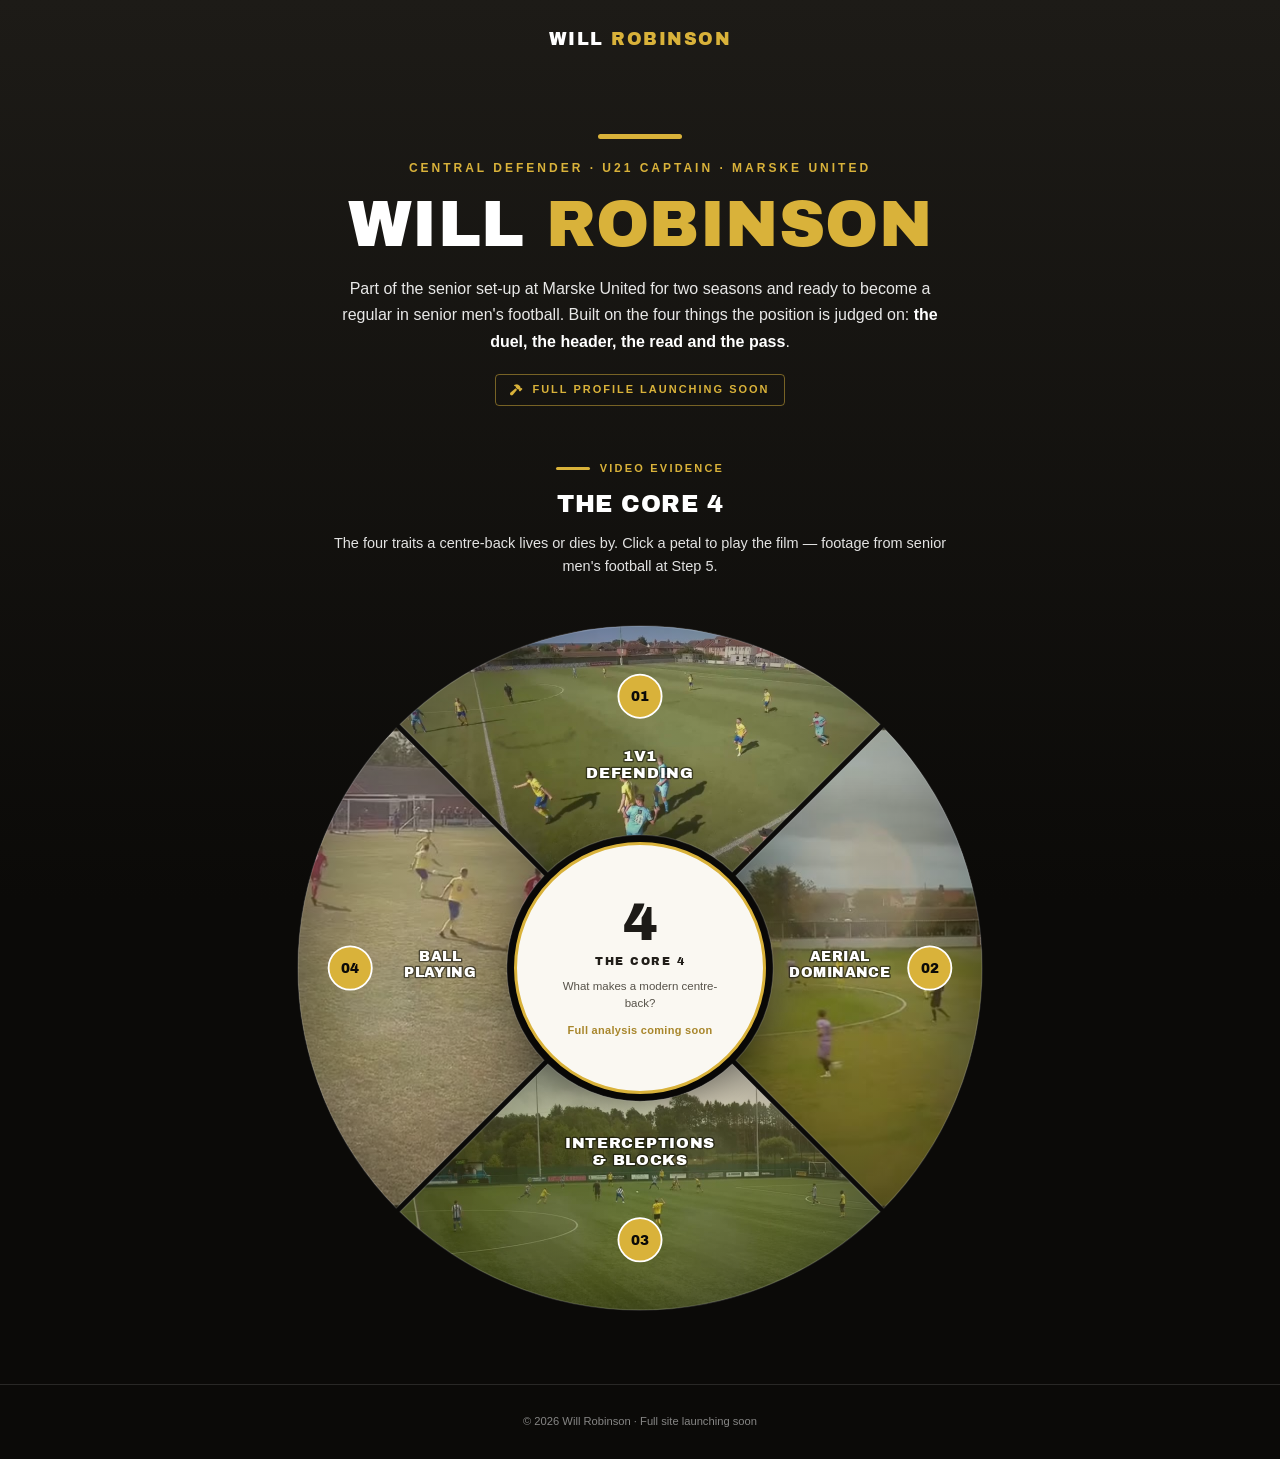
<file: index.html>
<!DOCTYPE html>
<html lang="en">
<head>
  <meta charset="UTF-8">
  <meta name="viewport" content="width=device-width, initial-scale=1.0">
  <meta name="referrer" content="strict-origin-when-cross-origin">
  <title>Will Robinson — Centre Back | The Core 4</title>
  <meta name="description" content="Will Robinson, centre back. Part of the Marske United senior set-up for two seasons and ready to become a regular in senior men's football. Watch the Core 4: match footage of the four traits a modern centre-back is judged on.">
  <link rel="preconnect" href="https://fonts.googleapis.com">
  <link rel="preconnect" href="https://fonts.gstatic.com" crossorigin>
  <link href="https://fonts.googleapis.com/css2?family=Archivo+Black&display=swap" rel="stylesheet">
  <link rel="stylesheet" href="https://cdnjs.cloudflare.com/ajax/libs/font-awesome/6.5.1/css/all.min.css">
  <link rel="stylesheet" href="styles.css">
  <style>
    /* ═══ HOME — page-specific ═══ */
    .page { max-width: 1180px; margin: 0 auto; padding: 48px 40px 0; }

    /* HERO — photo LEFT, text right (deliberately mirrored vs the usual) */
    .hero { margin-bottom: 52px; display: grid; grid-template-columns: 1fr 1.45fr; gap: 44px; align-items: center; }
    .hero-photo {
      aspect-ratio: 3/4; border-radius: 16px; overflow: hidden;
      background: var(--card); border: 1px solid var(--border-lt);
      box-shadow: 0 8px 24px rgba(0,0,0,0.28); max-height: 380px;
      justify-self: start; width: 100%; max-width: 300px;
    }
    .hero-eyebrow {
      display: inline-flex; align-items: center; gap: 12px;
      font-size: 11px; font-weight: 700; letter-spacing: 2.4px;
      color: var(--gold); text-transform: uppercase; margin-bottom: 16px;
    }
    .hero-eyebrow::before { content: ''; width: 40px; height: 3px; background: var(--gold); border-radius: 2px; }
    .hero h1 {
      font-family: var(--font-display);
      font-size: clamp(34px, 5.2vw, 52px); font-weight: 400;
      line-height: 1.04; color: #fff; text-transform: uppercase;
      letter-spacing: 0.5px; margin-bottom: 16px;
    }
    .hero h1 span { color: var(--gold); }
    .hero-sub { font-size: 16px; color: rgba(255,255,255,0.9); line-height: 1.68; margin-bottom: 26px; max-width: 540px; }
    .hero-sub strong { color: #fff; font-weight: 700; }
    .hero-stats {
      display: flex; gap: 10px; flex-wrap: wrap;
    }
    .hero-stat {
      background: rgba(255,255,255,0.07);
      border: 1px solid rgba(255,255,255,0.18);
      border-radius: 10px; padding: 12px 20px; text-align: center;
      backdrop-filter: blur(6px);
    }
    .hero-stat strong { display: block; font-family: var(--font-display); font-size: 1.35rem; font-weight: 400; color: #fff; }
    .hero-stat small { font-size: 0.56rem; color: rgba(255,255,255,0.65); text-transform: uppercase; letter-spacing: 1.5px; font-weight: 700; }
    .hero-stat.is-ph strong { color: rgba(255,255,255,0.4); }

    /* HOLDING PAGE */
    .hold-head { padding: 26px 0 6px; text-align: center; }
    .hold-brand { font-family: var(--font-display); font-size: 1.1rem; color: #fff; text-transform: uppercase; letter-spacing: 1.5px; }
    .hold-brand em { font-style: normal; color: var(--gold); }
    .hold-intro { text-align: center; margin: 26px auto 46px; max-width: 720px; }
    .hold-rule { width: 84px; height: 5px; background: var(--gold); border-radius: 3px; margin: 0 auto 20px; }
    .hold-eyebrow { font-size: 12px; font-weight: 700; letter-spacing: 3px; color: var(--gold); text-transform: uppercase; margin-bottom: 14px; }
    .hold-intro h1 { font-family: var(--font-display); font-size: clamp(40px, 7vw, 64px); font-weight: 400; line-height: 1.02; color: #fff; text-transform: uppercase; letter-spacing: 0.5px; margin-bottom: 18px; }
    .hold-intro h1 span { color: var(--gold); }
    .hold-sub { font-size: 16px; color: rgba(255,255,255,0.9); line-height: 1.68; margin: 0 auto 18px; max-width: 620px; }
    .hold-sub strong { color: #fff; font-weight: 700; }
    .hold-soon {
      display: inline-flex; align-items: center; gap: 8px;
      padding: 6px 14px; border: 1px solid rgba(217,178,58,0.5); border-radius: 4px;
      color: var(--gold); font-size: 11px; font-weight: 800;
      text-transform: uppercase; letter-spacing: 2px;
    }
    /* Holding page: centre the hub label block */
    .hub-label-centred { text-align: center; }
    .hub-label-centred .on-dark-p { margin-left: auto; margin-right: auto; }

    /* SECTION LABELS on dark */
    .on-dark-label {
      display: inline-flex; align-items: center; gap: 10px;
      font-size: 11px; font-weight: 700; letter-spacing: 2.2px;
      color: var(--gold); text-transform: uppercase; margin-bottom: 8px;
    }
    .on-dark-label::before { content: ''; width: 34px; height: 3px; background: var(--gold); border-radius: 2px; }
    .on-dark-h2 { font-family: var(--font-display); font-size: 24px; font-weight: 400; color: #fff; text-transform: uppercase; letter-spacing: 0.5px; margin-bottom: 8px; }
    .on-dark-p { font-size: 14.5px; color: rgba(255,255,255,0.88); line-height: 1.6; max-width: 620px; }

    /* ═══ THE CORE 4 HUB — four quadrant petals around a centre disc ═══ */
    .hub { position: relative; margin-bottom: 56px; }
    .hub-label { margin-bottom: 30px; }
    .hub-stage {
      position: relative; width: 100%; max-width: 720px;
      margin: 0 auto; aspect-ratio: 1 / 1;
    }
    .hub-svg { width: 100%; height: 100%; display: block; overflow: visible; }
    .hub-svg .petal { cursor: pointer; }
    .hub-svg .petal-fill { transition: opacity 0.22s ease; }
    .hub-svg .petal-stroke { stroke: rgba(255,255,255,0.16); stroke-width: 1.5; fill: none; transition: stroke 0.22s ease, stroke-width 0.22s ease; }
    .hub-svg .petal:hover .petal-fill { opacity: 0.85; }
    .hub-svg .petal:hover .petal-stroke { stroke: var(--gold); stroke-width: 3; }
    .hub-svg .petal-roundel { transition: transform 0.22s ease; transform-origin: center; transform-box: fill-box; }
    .hub-svg .petal:hover .petal-roundel { transform: scale(1.12); }
    .hub-svg .petal-title {
      font-family: var(--font-display);
      font-size: 17px; font-weight: 400;
      fill: #fff; text-transform: uppercase; letter-spacing: 0.8px;
      paint-order: stroke; stroke: rgba(10,9,6,0.55); stroke-width: 3; stroke-linejoin: round;
      pointer-events: none;
    }
    .hub-svg .petal-title-side { font-size: 15.5px; letter-spacing: 0.5px; }
    .hub-svg .petal-num {
      font-family: var(--font-display); font-size: 15px;
      fill: #0B0A08; pointer-events: none;
    }

    /* Centre disc — HTML overlay */
    .hub-center {
      position: absolute; top: 50%; left: 50%;
      transform: translate(-50%, -50%);
      width: 35%; aspect-ratio: 1 / 1;
      border-radius: 50%;
      background: var(--card);
      border: 3px solid var(--gold);
      box-shadow: 0 12px 38px rgba(0,0,0,0.4);
      display: flex; flex-direction: column;
      align-items: center; justify-content: center;
      text-align: center; padding: 5%;
      text-decoration: none; color: inherit;
      z-index: 5;
      transition: transform 0.2s ease, box-shadow 0.2s ease;
    }
    .hub-center:hover { transform: translate(-50%, -50%) scale(1.03); box-shadow: 0 16px 44px rgba(0,0,0,0.5); }
    .hub-center .num { font-family: var(--font-display); font-size: clamp(34px, 5.5vw, 52px); font-weight: 400; color: var(--coal); line-height: 1; margin-bottom: 4px; }
    .hub-center .lbl { font-family: var(--font-display); font-size: 11px; font-weight: 400; color: var(--text); text-transform: uppercase; letter-spacing: 1.5px; margin-bottom: 8px; }
    .hub-center .sub { font-size: 11.5px; color: var(--text-sec); line-height: 1.45; max-width: 92%; font-weight: 500; }
    .hub-center .cta { font-size: 11px; font-weight: 700; color: var(--gold-deep); margin-top: 10px; letter-spacing: 0.3px; }

    /* Mobile fallback — stacked tiles */
    .hub-mobile { display: none; }
    .hub-mobile .m-center {
      display: flex; flex-direction: column; align-items: center; gap: 6px;
      background: var(--card); border-radius: 12px; padding: 18px;
      text-decoration: none; color: inherit; text-align: center;
      border: 2px solid var(--gold); margin-bottom: 10px;
    }
    .hub-mobile .m-center .num { font-family: var(--font-display); font-size: 34px; color: var(--coal); line-height: 1; }
    .hub-mobile .m-center .lbl { font-family: var(--font-display); font-size: 11px; text-transform: uppercase; letter-spacing: 1.5px; color: var(--text); }
    .hub-mobile .m-center .cta { font-size: 11px; font-weight: 700; color: var(--gold-deep); }
    .hub-mobile-list { display: grid; gap: 10px; }
    .m-tile {
      display: flex; align-items: center; gap: 14px;
      background: var(--card); border: 1px solid var(--border-lt);
      border-radius: 12px; padding: 14px 16px;
      text-decoration: none; color: inherit;
    }
    .m-tile-thumb {
      position: relative; width: 122px; aspect-ratio: 16/9;
      flex-shrink: 0; overflow: hidden; border-radius: 8px; background: #000;
    }
    .m-tile-thumb img { width: 100%; height: 100%; object-fit: cover; opacity: 0.92; }
    .m-tile-thumb::after {
      content: '\f04b'; font-family: 'Font Awesome 6 Free'; font-weight: 900;
      position: absolute; top: 50%; left: 50%; transform: translate(-50%, -50%);
      width: 30px; height: 30px; border-radius: 50%;
      background: var(--gold); color: var(--coal-deep); font-size: 10px;
      display: flex; align-items: center; justify-content: center; padding-left: 2px;
    }
    .m-thumb-num {
      position: absolute; top: 5px; left: 5px;
      padding: 2px 6px; border-radius: 3px;
      background: rgba(11,10,8,0.8); color: var(--gold);
      font-family: var(--font-display); font-size: 10px;
    }
    .m-tile-body h3 { font-size: 13px; font-weight: 800; color: var(--text); margin-bottom: 2px; line-height: 1.3; }
    .m-tile-body p { font-size: 11px; color: var(--text-muted); line-height: 1.4; }

    /* NUMBERS PLACEHOLDER STRIP */
    .numbers-section { margin-bottom: 52px; }
    .numbers-card {
      background: var(--card); border: 1px solid var(--border-lt);
      border-top: 3px solid var(--gold);
      border-radius: 16px; padding: 30px 32px;
      box-shadow: 0 4px 14px rgba(0,0,0,0.18);
    }
    .numbers-grid { display: grid; grid-template-columns: repeat(4, 1fr); gap: 12px; margin-top: 18px; }

    /* EXPLORE */
    .explore { margin-bottom: 52px; }
    .explore-grid { display: grid; grid-template-columns: repeat(4, 1fr); gap: 12px; margin-top: 20px; }
    .explore-card {
      display: block; padding: 22px 20px; background: var(--card);
      border: 1px solid var(--border-lt); border-radius: 12px;
      text-decoration: none; color: inherit;
      transition: transform 0.16s ease, box-shadow 0.16s ease, border-color 0.16s ease;
    }
    .explore-card:hover { transform: translateY(-2px); box-shadow: 0 8px 22px rgba(0,0,0,0.22); border-color: var(--gold); }
    .explore-card i { color: var(--coal); font-size: 0.9rem; margin-bottom: 10px; display: block; }
    .explore-card h3 { font-size: 13.5px; font-weight: 800; color: var(--text); margin-bottom: 4px; }
    .explore-card p { font-size: 11.5px; color: var(--text-sec); line-height: 1.5; }

    /* CONTACT */
    .contact-row { display: grid; grid-template-columns: repeat(3, 1fr); gap: 12px; margin-bottom: 48px; }

    /* RESPONSIVE */
    @media (max-width: 900px) {
      .hero { grid-template-columns: 1fr; }
      .hero-photo { max-width: 260px; justify-self: center; }
      .explore-grid { grid-template-columns: repeat(2, 1fr); }
      .numbers-grid { grid-template-columns: repeat(2, 1fr); }
      .contact-row { grid-template-columns: 1fr; }
      .page { padding: 40px 22px 0; }
    }
    @media (max-width: 680px) {
      .hub-svg .petal-title { font-size: 15px; }
    }
    @media (max-width: 560px) {
      .hub-stage { display: none; }
      .hub-mobile { display: block; }
      .explore-grid { grid-template-columns: 1fr; }
      .numbers-grid { grid-template-columns: repeat(2, 1fr); }
    }

    /* VIDEO MODAL */
    .vmodal {
      position: fixed; inset: 0; z-index: 1000;
      background: rgba(5,4,3,0.9);
      backdrop-filter: blur(6px);
      display: none; align-items: center; justify-content: center;
      padding: 4vh 3vw; opacity: 0;
      transition: opacity 0.22s ease;
    }
    .vmodal.open { display: flex; opacity: 1; }
    .vmodal-frame {
      position: relative; width: 100%; max-width: 1080px;
      aspect-ratio: 16 / 9; background: #000;
      border-radius: 14px; overflow: hidden;
      box-shadow: 0 24px 80px rgba(0,0,0,0.7), 0 0 0 2px rgba(217,178,58,0.4);
      transform: scale(0.94);
      transition: transform 0.24s cubic-bezier(0.2, 0.7, 0.25, 1.1);
    }
    .vmodal.open .vmodal-frame { transform: scale(1); }
    .vmodal-frame video { position: absolute; inset: 0; width: 100%; height: 100%; background: #000; }
    .vmodal-close {
      position: absolute; top: -16px; right: -16px;
      width: 44px; height: 44px; border-radius: 50%;
      background: var(--gold); color: var(--coal-deep);
      border: none; cursor: pointer;
      font-size: 20px; font-weight: 800;
      box-shadow: 0 6px 18px rgba(0,0,0,0.4);
      display: flex; align-items: center; justify-content: center;
      transition: transform 0.15s ease, background 0.15s ease;
      z-index: 2;
    }
    .vmodal-close:hover { transform: scale(1.08); background: #fff; }
    .vmodal-caption {
      position: absolute; bottom: -40px; left: 0; right: 0;
      text-align: center;
      font-family: var(--font-display);
      font-size: 13px; color: rgba(255,255,255,0.85);
      letter-spacing: 1px; text-transform: uppercase;
    }
    body.modal-open { overflow: hidden; }
    @media (max-width: 600px) {
      .vmodal { padding: 0 12px; }
      .vmodal-close { top: -52px; right: 0; }
      .vmodal-caption { bottom: -34px; font-size: 11px; }
    }
  </style>
</head>
<body>

<!-- HOLDING HEADER -->
<header class="hold-head">
  <span class="hold-brand">Will <em>Robinson</em></span>
</header>

<div class="page">

  <!-- HOLDING INTRO -->
  <div class="hold-intro fi">
    <div class="hold-rule"></div>
    <div class="hold-eyebrow">Central Defender &middot; U21 Captain &middot; Marske United</div>
    <h1>Will <span>Robinson</span></h1>
    <p class="hold-sub">Part of the senior set-up at Marske United for two seasons and ready to become a regular in senior men's football. Built on the four things the position is judged on: <strong>the duel, the header, the read and the pass</strong>.</p>
    <span class="hold-soon"><i class="fas fa-hammer"></i> Full profile launching soon</span>
  </div>

  <!-- HUB: THE CORE 4 -->
  <div class="hub">
    <div class="hub-label hub-label-centred">
      <div class="on-dark-label">Video Evidence</div>
      <h2 class="on-dark-h2">The Core 4</h2>
      <p class="on-dark-p">The four traits a centre-back lives or dies by. Click a petal to play the film — footage from senior men's football at Step 5.</p>
    </div>

    <!-- Desktop / tablet: 4-quadrant SVG hub -->
    <div class="hub-stage fi">
      <svg class="hub-svg" viewBox="0 0 800 800" xmlns="http://www.w3.org/2000/svg" role="img" aria-label="The Core 4 hub">
        <defs>
          <pattern id="pp-1" patternUnits="userSpaceOnUse" x="133.43" y="20.00" width="533.14" height="273.25"><image href="img/petal-01.jpg" x="0" y="0" width="533.14" height="273.25" preserveAspectRatio="xMidYMid slice"/></pattern>
          <pattern id="pp-2" patternUnits="userSpaceOnUse" x="506.75" y="133.43" width="273.25" height="533.14"><image href="img/petal-02.jpg" x="0" y="0" width="273.25" height="533.14" preserveAspectRatio="xMidYMid slice"/></pattern>
          <pattern id="pp-3" patternUnits="userSpaceOnUse" x="133.43" y="506.75" width="533.14" height="273.25"><image href="img/petal-03.jpg" x="0" y="0" width="533.14" height="273.25" preserveAspectRatio="xMidYMid slice"/></pattern>
          <pattern id="pp-4" patternUnits="userSpaceOnUse" x="20.00" y="133.43" width="273.25" height="533.14"><image href="img/petal-04.jpg" x="0" y="0" width="273.25" height="533.14" preserveAspectRatio="xMidYMid slice"/></pattern>
          <linearGradient id="pg-1" x1="0" y1="0" x2="0" y2="1">
            <stop offset="0%" stop-color="#33302A"/><stop offset="100%" stop-color="#14120F"/>
          </linearGradient>
          <linearGradient id="pg-2" x1="0" y1="0" x2="1" y2="0">
            <stop offset="0%" stop-color="#2B2823" stop-opacity="1"/><stop offset="100%" stop-color="#141310"/>
          </linearGradient>
          <linearGradient id="pg-3" x1="0" y1="1" x2="0" y2="0">
            <stop offset="0%" stop-color="#383429" stop-opacity="1"/><stop offset="100%" stop-color="#1B1916"/>
          </linearGradient>
          <linearGradient id="pg-4" x1="1" y1="0" x2="0" y2="0">
            <stop offset="0%" stop-color="#2B2823"/><stop offset="100%" stop-color="#141310"/>
          </linearGradient>
          <radialGradient id="petal-glow" cx="50%" cy="50%" r="70%">
            <stop offset="0%" stop-color="#D9B23A" stop-opacity="0.10"/>
            <stop offset="100%" stop-color="#050403" stop-opacity="0.55"/>
          </radialGradient>
        </defs>
        <g class="petals">
          <!-- 01 · 1v1 DEFENDING — top -->
          <a class="petal" data-video="videos/core4-01-1v1-defending.mp4" data-poster="img/poster-core4-01.jpg" data-vtitle="01 · 1v1 Defending" aria-label="1v1 Defending — play the film">
            <path d="M 297.49 293.25 A 148 148 0 0 1 502.51 293.25 L 666.57 129.19 A 380 380 0 0 0 133.43 129.19 Z" fill="url(#pp-1)" class="petal-fill"/>
            <path d="M 297.49 293.25 A 148 148 0 0 1 502.51 293.25 L 666.57 129.19 A 380 380 0 0 0 133.43 129.19 Z" fill="url(#petal-glow)"/>
            <path d="M 297.49 293.25 A 148 148 0 0 1 502.51 293.25 L 666.57 129.19 A 380 380 0 0 0 133.43 129.19 Z" class="petal-stroke"/>
            <g transform="translate(400 98)"><g class="petal-roundel"><circle r="24" fill="#D9B23A" stroke="#fff" stroke-width="2"/><text class="petal-num" text-anchor="middle" dy="5.5">01</text></g></g>
            <text x="400" y="170" class="petal-title" text-anchor="middle"><tspan x="400" dy="0">1v1</tspan><tspan x="400" dy="19">Defending</tspan></text>
          </a>
          <!-- 02 · AERIAL DOMINANCE — right -->
          <a class="petal" data-video="videos/core4-02-aerial-dominance.mp4" data-poster="img/poster-core4-02.jpg" data-vtitle="02 · Aerial Dominance" aria-label="Aerial Dominance — play the film">
            <path d="M 506.75 297.49 A 148 148 0 0 1 506.75 502.51 L 670.81 666.57 A 380 380 0 0 0 670.81 133.43 Z" fill="url(#pp-2)" class="petal-fill"/>
            <path d="M 506.75 297.49 A 148 148 0 0 1 506.75 502.51 L 670.81 666.57 A 380 380 0 0 0 670.81 133.43 Z" fill="url(#petal-glow)"/>
            <path d="M 506.75 297.49 A 148 148 0 0 1 506.75 502.51 L 670.81 666.57 A 380 380 0 0 0 670.81 133.43 Z" class="petal-stroke"/>
            <g transform="translate(722 400)"><g class="petal-roundel"><circle r="24" fill="#D9B23A" stroke="#fff" stroke-width="2"/><text class="petal-num" text-anchor="middle" dy="5.5">02</text></g></g>
            <text x="622" y="392" class="petal-title petal-title-side" text-anchor="middle"><tspan x="622" dy="0">Aerial</tspan><tspan x="622" dy="18">Dominance</tspan></text>
          </a>
          <!-- 03 · INTERCEPTIONS & BLOCKS — bottom -->
          <a class="petal" data-video="videos/core4-03-interceptions-blocks.mp4" data-poster="img/poster-core4-03.jpg" data-vtitle="03 · Interceptions &amp; Blocks" aria-label="Interceptions and Blocks — play the film">
            <path d="M 502.51 506.75 A 148 148 0 0 1 297.49 506.75 L 133.43 670.81 A 380 380 0 0 0 666.57 670.81 Z" fill="url(#pp-3)" class="petal-fill"/>
            <path d="M 502.51 506.75 A 148 148 0 0 1 297.49 506.75 L 133.43 670.81 A 380 380 0 0 0 666.57 670.81 Z" fill="url(#petal-glow)"/>
            <path d="M 502.51 506.75 A 148 148 0 0 1 297.49 506.75 L 133.43 670.81 A 380 380 0 0 0 666.57 670.81 Z" class="petal-stroke"/>
            <g transform="translate(400 702)"><g class="petal-roundel"><circle r="24" fill="#D9B23A" stroke="#fff" stroke-width="2"/><text class="petal-num" text-anchor="middle" dy="5.5">03</text></g></g>
            <text x="400" y="600" class="petal-title" text-anchor="middle"><tspan x="400" dy="0">Interceptions</tspan><tspan x="400" dy="19">&amp; Blocks</tspan></text>
          </a>
          <!-- 04 · BALL-PLAYING — left -->
          <a class="petal" data-video="videos/core4-04-ball-playing.mp4" data-poster="img/poster-core4-04.jpg" data-vtitle="04 · Ball-Playing" aria-label="Ball-Playing — play the film">
            <path d="M 293.25 502.51 A 148 148 0 0 1 293.25 297.49 L 129.19 133.43 A 380 380 0 0 0 129.19 666.57 Z" fill="url(#pp-4)" class="petal-fill"/>
            <path d="M 293.25 502.51 A 148 148 0 0 1 293.25 297.49 L 129.19 133.43 A 380 380 0 0 0 129.19 666.57 Z" fill="url(#petal-glow)"/>
            <path d="M 293.25 502.51 A 148 148 0 0 1 293.25 297.49 L 129.19 133.43 A 380 380 0 0 0 129.19 666.57 Z" class="petal-stroke"/>
            <g transform="translate(78 400)"><g class="petal-roundel"><circle r="24" fill="#D9B23A" stroke="#fff" stroke-width="2"/><text class="petal-num" text-anchor="middle" dy="5.5">04</text></g></g>
            <text x="178" y="392" class="petal-title petal-title-side" text-anchor="middle"><tspan x="178" dy="0">Ball</tspan><tspan x="178" dy="18">Playing</tspan></text>
          </a>
        </g>
      </svg>

      <!-- Centre disc -->
      <div class="hub-center" style="cursor: default;">
        <div class="num">4</div>
        <div class="lbl">The Core 4</div>
        <div class="sub">What makes a modern centre-back?</div>
        <div class="cta">Full analysis coming soon</div>
      </div>
    </div>

    <!-- Mobile fallback -->
    <div class="hub-mobile">
      <div class="m-center">
        <div class="num">4</div>
        <div class="lbl">The Core 4</div>
        <div class="cta">Full analysis coming soon</div>
      </div>
      <div class="hub-mobile-list">
        <a class="m-tile" data-video="videos/core4-01-1v1-defending.mp4" data-poster="img/poster-core4-01.jpg" data-vtitle="01 · 1v1 Defending">
          <div class="m-tile-thumb"><img src="img/petal-01.jpg" alt=""><span class="m-thumb-num">01</span></div>
          <div class="m-tile-body"><h3>1v1 Defending</h3><p>Win the duel, force it wide</p></div>
        </a>
        <a class="m-tile" data-video="videos/core4-02-aerial-dominance.mp4" data-poster="img/poster-core4-02.jpg" data-vtitle="02 · Aerial Dominance">
          <div class="m-tile-thumb"><img src="img/petal-02.jpg" alt=""><span class="m-thumb-num">02</span></div>
          <div class="m-tile-body"><h3>Aerial Dominance</h3><p>First to the ball in both boxes</p></div>
        </a>
        <a class="m-tile" data-video="videos/core4-03-interceptions-blocks.mp4" data-poster="img/poster-core4-03.jpg" data-vtitle="03 · Interceptions &amp; Blocks">
          <div class="m-tile-thumb"><img src="img/petal-03.jpg" alt=""><span class="m-thumb-num">03</span></div>
          <div class="m-tile-body"><h3>Interceptions &amp; Blocks</h3><p>Read danger early, kill it</p></div>
        </a>
        <a class="m-tile" data-video="videos/core4-04-ball-playing.mp4" data-poster="img/poster-core4-04.jpg" data-vtitle="04 · Ball-Playing">
          <div class="m-tile-thumb"><img src="img/petal-04.jpg" alt=""><span class="m-thumb-num">04</span></div>
          <div class="m-tile-body"><h3>Ball-Playing</h3><p>Break the first line from the back</p></div>
        </a>
      </div>
    </div>
  </div>

</div>

<footer class="foot">
  <div class="wrap"><p>&copy; 2026 Will Robinson &middot; Full site launching soon</p></div>
</footer>

<!-- VIDEO MODAL -->
<div class="vmodal" id="vmodal" role="dialog" aria-modal="true" aria-hidden="true">
  <div class="vmodal-frame">
    <button class="vmodal-close" id="vmodalClose" type="button" aria-label="Close video">&times;</button>
    <div id="vmodalPlayer"></div>
    <div class="vmodal-caption" id="vmodalCaption"></div>
  </div>
</div>

<script>
const ham = document.getElementById('navHam');
const links = document.getElementById('navLinks');
if (ham) {
  ham.addEventListener('click', () => links.classList.toggle('on'));
  links.querySelectorAll('a').forEach(a => a.addEventListener('click', () => links.classList.remove('on')));
}
document.querySelectorAll('.fi').forEach(el => {
  new IntersectionObserver((entries, obs) => {
    entries.forEach(e => { if (e.isIntersecting) { e.target.classList.add('vis'); obs.unobserve(e.target); } });
  }, { threshold: 0.1, rootMargin: '0px 0px -50px 0px' }).observe(el);
});

// Video modal — petals and tiles play the films in place
(() => {
  const modal = document.getElementById('vmodal');
  const player = document.getElementById('vmodalPlayer');
  const caption = document.getElementById('vmodalCaption');
  const closeBtn = document.getElementById('vmodalClose');

  function openModal(src, poster, title) {
    const v = document.createElement('video');
    v.src = src;
    if (poster) v.poster = poster;
    v.controls = true; v.autoplay = true; v.playsInline = true;
    v.preload = 'metadata';
    player.innerHTML = '';
    player.appendChild(v);
    caption.innerHTML = title || '';
    modal.classList.add('open');
    modal.setAttribute('aria-hidden', 'false');
    document.body.classList.add('modal-open');
  }
  function closeModal() {
    const v = player.querySelector('video');
    if (v) { v.pause(); v.removeAttribute('src'); v.load(); }
    modal.classList.remove('open');
    modal.setAttribute('aria-hidden', 'true');
    document.body.classList.remove('modal-open');
    setTimeout(() => { player.innerHTML = ''; caption.textContent = ''; }, 240);
  }

  document.querySelectorAll('[data-video]').forEach(el => {
    el.addEventListener('click', (e) => {
      if (e.metaKey || e.ctrlKey || e.shiftKey || e.button === 1) return;
      e.preventDefault();
      openModal(el.dataset.video, el.dataset.poster, el.dataset.vtitle || '');
    });
  });

  closeBtn.addEventListener('click', closeModal);
  modal.addEventListener('click', (e) => { if (e.target === modal) closeModal(); });
  document.addEventListener('keydown', (e) => { if (e.key === 'Escape' && modal.classList.contains('open')) closeModal(); });
})();
</script>
</body>
</html>
</file>
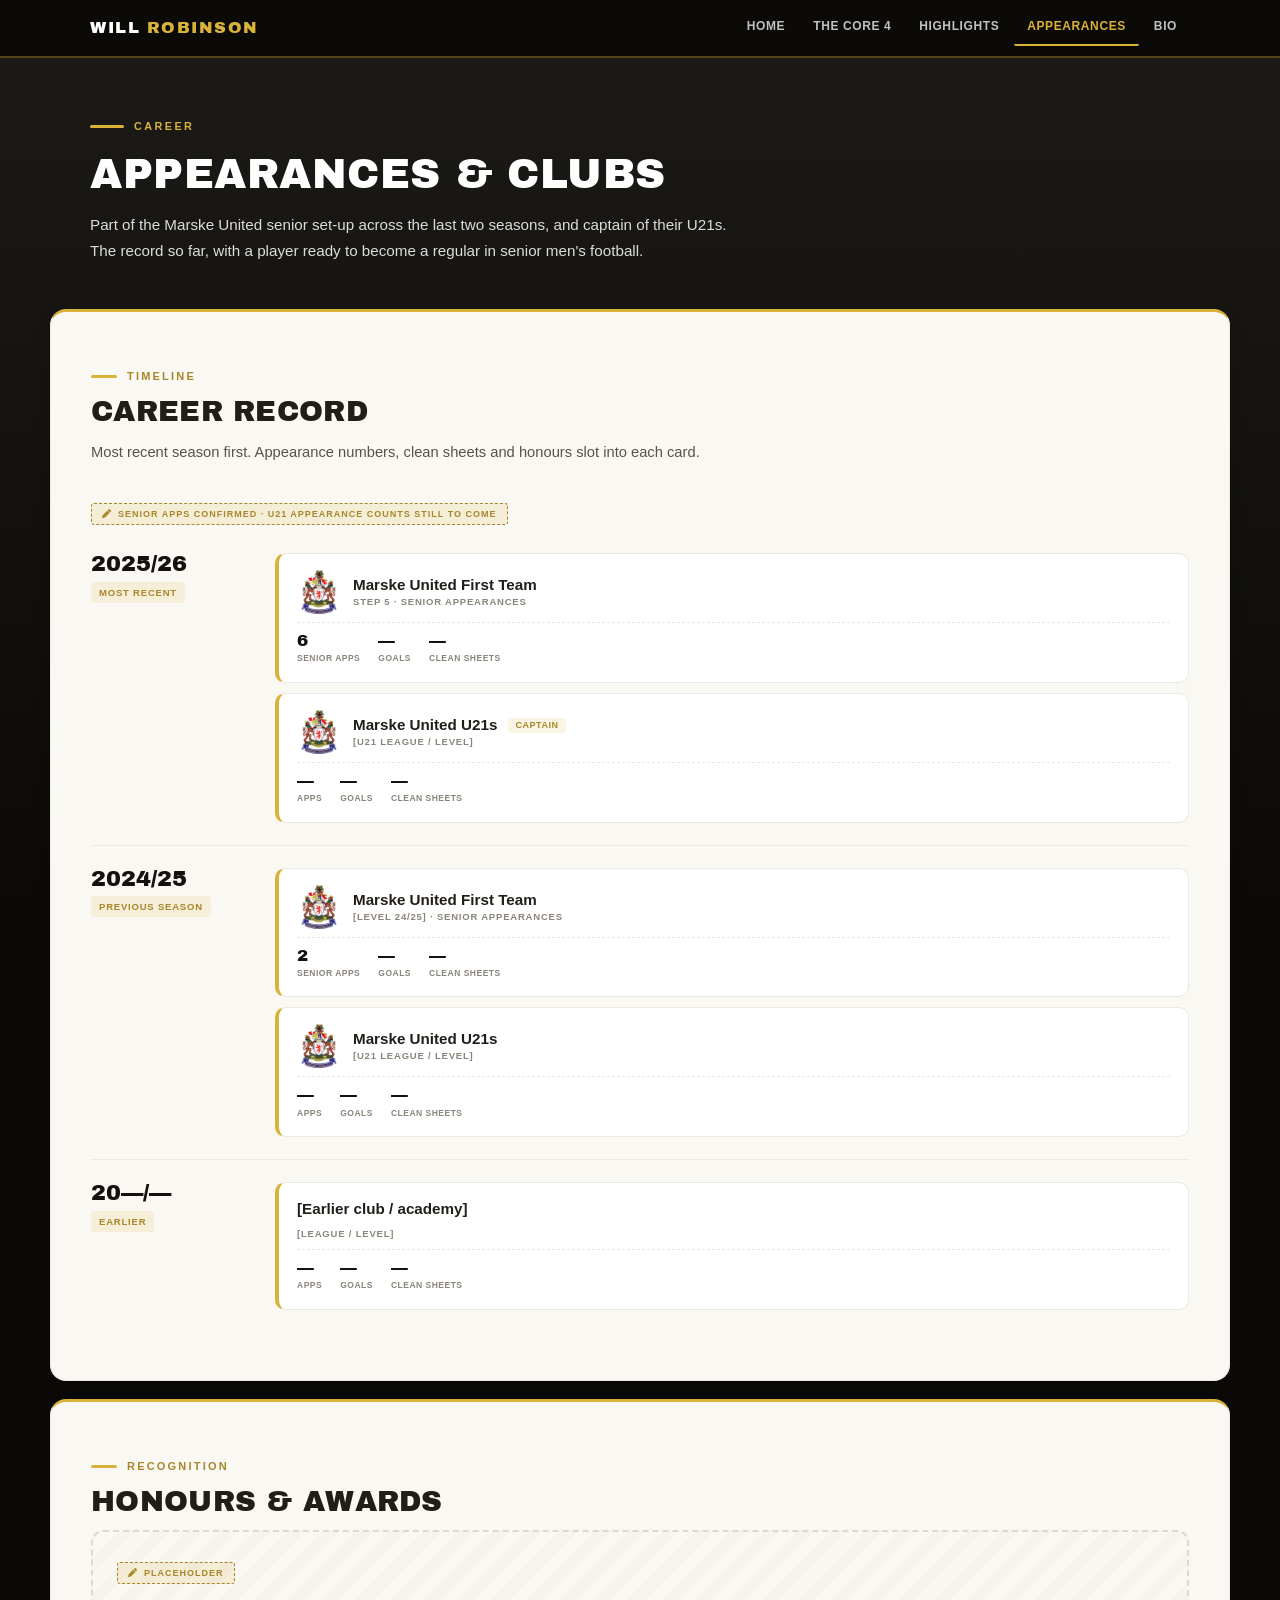
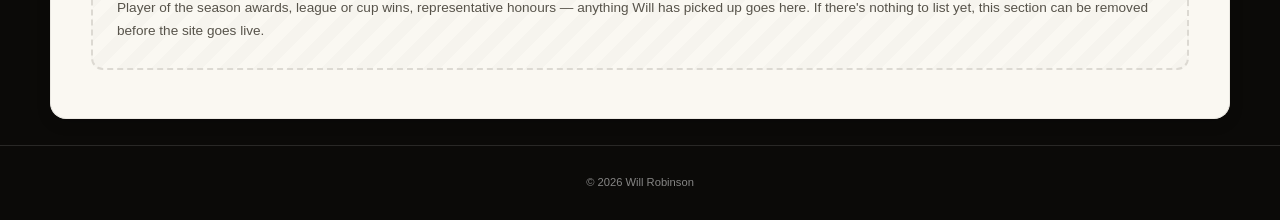
<file: appearances.html>
<!DOCTYPE html>
<html lang="en">
<head>
  <meta charset="UTF-8">
  <meta name="viewport" content="width=device-width, initial-scale=1.0">
  <title>Appearances — Will Robinson | Career Timeline</title>
  <link rel="preconnect" href="https://fonts.googleapis.com">
  <link rel="preconnect" href="https://fonts.gstatic.com" crossorigin>
  <link href="https://fonts.googleapis.com/css2?family=Archivo+Black&display=swap" rel="stylesheet">
  <link rel="stylesheet" href="https://cdnjs.cloudflare.com/ajax/libs/font-awesome/6.5.1/css/all.min.css">
  <link rel="stylesheet" href="styles.css">
</head>
<body>

<!-- NAV -->
<nav class="nav">
  <div class="wrap">
    <a href="index.html" class="nav-brand">Will <em>Robinson</em></a>
    <button class="nav-ham" id="navHam"><i class="fas fa-bars"></i></button>
    <ul class="nav-links" id="navLinks">
      <li><a href="index.html">Home</a></li>
      <li><a href="centre-back.html">The Core 4</a></li>
      <li><a href="highlights.html">Highlights</a></li>
      <li><a href="appearances.html" class="on">Appearances</a></li>
      <li><a href="bio.html">Bio</a></li>
    </ul>
  </div>
</nav>

<!-- PAGE HEADER -->
<div class="pg-header">
  <div class="wrap">
    <div class="pg-label">Career</div>
    <h1>Appearances &amp; Clubs</h1>
    <p>Part of the Marske United senior set-up across the last two seasons, and captain of their U21s. The record so far, with a player ready to become a regular in senior men's football.</p>
  </div>
</div>

<!-- CAREER TIMELINE -->
<section class="sec">
  <div class="wrap fi">
    <span class="sec-label">Timeline</span>
    <h2 class="sec-title">Career Record</h2>
    <p class="sec-sub">Most recent season first. Appearance numbers, clean sheets and honours slot into each card.</p>

    <span class="ph-chip"><i class="fas fa-pen"></i> Senior apps confirmed &middot; U21 appearance counts still to come</span>

    <div class="cstack">

      <div class="cseason">
        <div class="cseason-label">
          <div class="cseason-year">2025/26</div>
          <span class="cseason-tag">Most Recent</span>
        </div>
        <div class="cseason-clubs">
          <div class="club-card">
            <div class="club-head">
              <img class="club-crest" src="img/badge-marske.png" alt="Marske United FC crest">
              <div>
                <div class="club-name">Marske United First Team</div>
                <div class="club-level">Step 5 &middot; Senior appearances</div>
              </div>
            </div>
            <div class="club-card-body">
              <div class="club-stat"><span class="club-stat-val">6</span><span class="club-stat-lbl">Senior Apps</span></div>
              <div class="club-stat"><span class="club-stat-val">—</span><span class="club-stat-lbl">Goals</span></div>
              <div class="club-stat"><span class="club-stat-val">—</span><span class="club-stat-lbl">Clean Sheets</span></div>
            </div>
          </div>
          <div class="club-card">
            <div class="club-head">
              <img class="club-crest" src="img/badge-marske.png" alt="Marske United FC crest">
              <div>
                <div class="club-name">Marske United U21s <span class="badge badge-gold" style="vertical-align: 2px; margin-left: 6px;">Captain</span></div>
                <div class="club-level">[U21 league / level]</div>
              </div>
            </div>
            <div class="club-card-body">
              <div class="club-stat"><span class="club-stat-val">—</span><span class="club-stat-lbl">Apps</span></div>
              <div class="club-stat"><span class="club-stat-val">—</span><span class="club-stat-lbl">Goals</span></div>
              <div class="club-stat"><span class="club-stat-val">—</span><span class="club-stat-lbl">Clean Sheets</span></div>
            </div>
          </div>
        </div>
      </div>

      <div class="cseason">
        <div class="cseason-label">
          <div class="cseason-year">2024/25</div>
          <span class="cseason-tag">Previous Season</span>
        </div>
        <div class="cseason-clubs">
          <div class="club-card">
            <div class="club-head">
              <img class="club-crest" src="img/badge-marske.png" alt="Marske United FC crest">
              <div>
                <div class="club-name">Marske United First Team</div>
                <div class="club-level">[Level 24/25] &middot; Senior appearances</div>
              </div>
            </div>
            <div class="club-card-body">
              <div class="club-stat"><span class="club-stat-val">2</span><span class="club-stat-lbl">Senior Apps</span></div>
              <div class="club-stat"><span class="club-stat-val">—</span><span class="club-stat-lbl">Goals</span></div>
              <div class="club-stat"><span class="club-stat-val">—</span><span class="club-stat-lbl">Clean Sheets</span></div>
            </div>
          </div>
          <div class="club-card">
            <div class="club-head">
              <img class="club-crest" src="img/badge-marske.png" alt="Marske United FC crest">
              <div>
                <div class="club-name">Marske United U21s</div>
                <div class="club-level">[U21 league / level]</div>
              </div>
            </div>
            <div class="club-card-body">
              <div class="club-stat"><span class="club-stat-val">—</span><span class="club-stat-lbl">Apps</span></div>
              <div class="club-stat"><span class="club-stat-val">—</span><span class="club-stat-lbl">Goals</span></div>
              <div class="club-stat"><span class="club-stat-val">—</span><span class="club-stat-lbl">Clean Sheets</span></div>
            </div>
          </div>
        </div>
      </div>

      <div class="cseason">
        <div class="cseason-label">
          <div class="cseason-year">20—/—</div>
          <span class="cseason-tag">Earlier</span>
        </div>
        <div class="cseason-clubs">
          <div class="club-card">
            <div class="club-name">[Earlier club / academy]</div>
            <div class="club-level">[League / level]</div>
            <div class="club-card-body">
              <div class="club-stat"><span class="club-stat-val">—</span><span class="club-stat-lbl">Apps</span></div>
              <div class="club-stat"><span class="club-stat-val">—</span><span class="club-stat-lbl">Goals</span></div>
              <div class="club-stat"><span class="club-stat-val">—</span><span class="club-stat-lbl">Clean Sheets</span></div>
            </div>
          </div>
        </div>
      </div>

    </div>
  </div>
</section>

<!-- HONOURS -->
<section class="sec">
  <div class="wrap fi">
    <span class="sec-label">Recognition</span>
    <h2 class="sec-title">Honours &amp; Awards</h2>
    <div class="ph-block" style="margin-top: 8px;">
      <span class="ph-chip"><i class="fas fa-pen"></i> Placeholder</span>
      <p>Player of the season awards, league or cup wins, representative honours — anything Will has picked up goes here. If there's nothing to list yet, this section can be removed before the site goes live.</p>
    </div>
  </div>
</section>

<!-- FOOTER -->
<footer class="foot">
  <div class="wrap"><p>&copy; 2026 Will Robinson</p></div>
</footer>

<script>
const ham = document.getElementById('navHam');
const links = document.getElementById('navLinks');
if (ham) {
  ham.addEventListener('click', () => links.classList.toggle('on'));
  links.querySelectorAll('a').forEach(a => a.addEventListener('click', () => links.classList.remove('on')));
}
document.querySelectorAll('.fi').forEach(el => {
  new IntersectionObserver((entries, obs) => {
    entries.forEach(e => { if (e.isIntersecting) { e.target.classList.add('vis'); obs.unobserve(e.target); } });
  }, { threshold: 0.1, rootMargin: '0px 0px -50px 0px' }).observe(el);
});
</script>
</body>
</html>
</file>
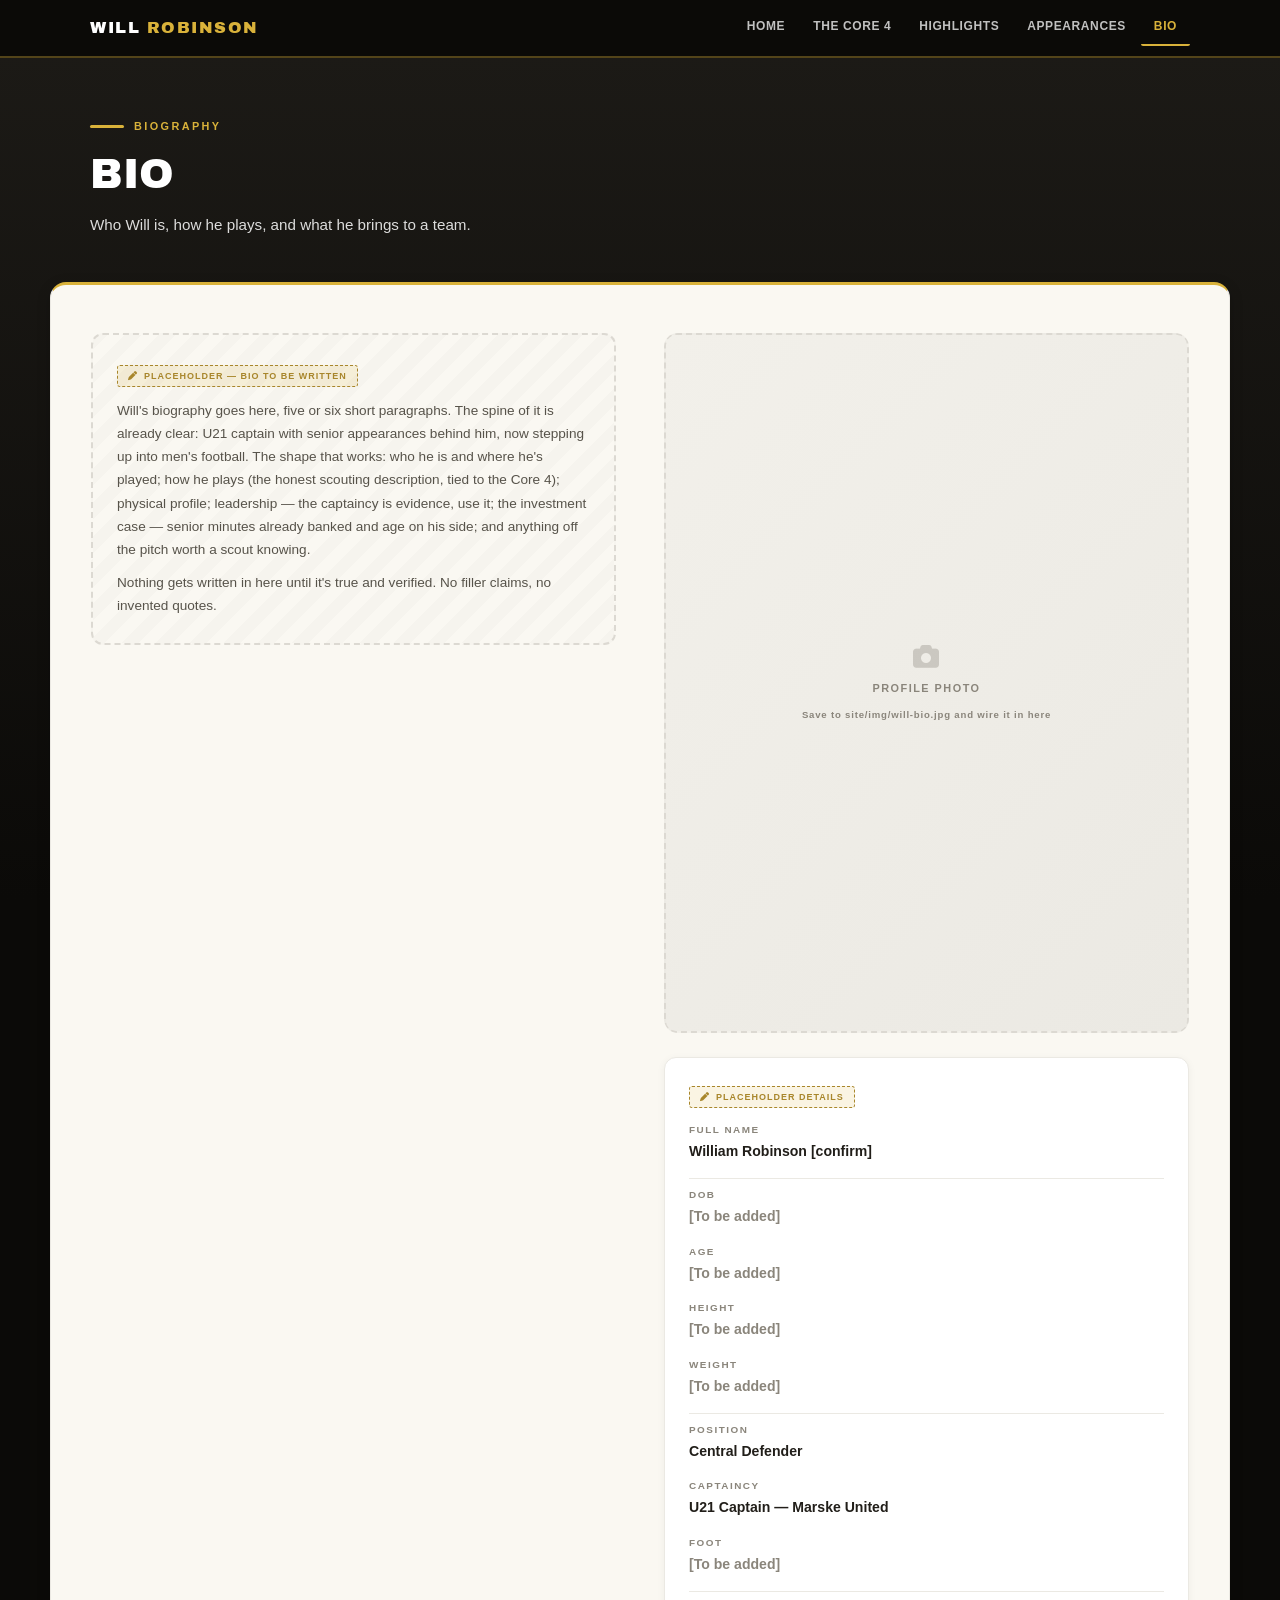
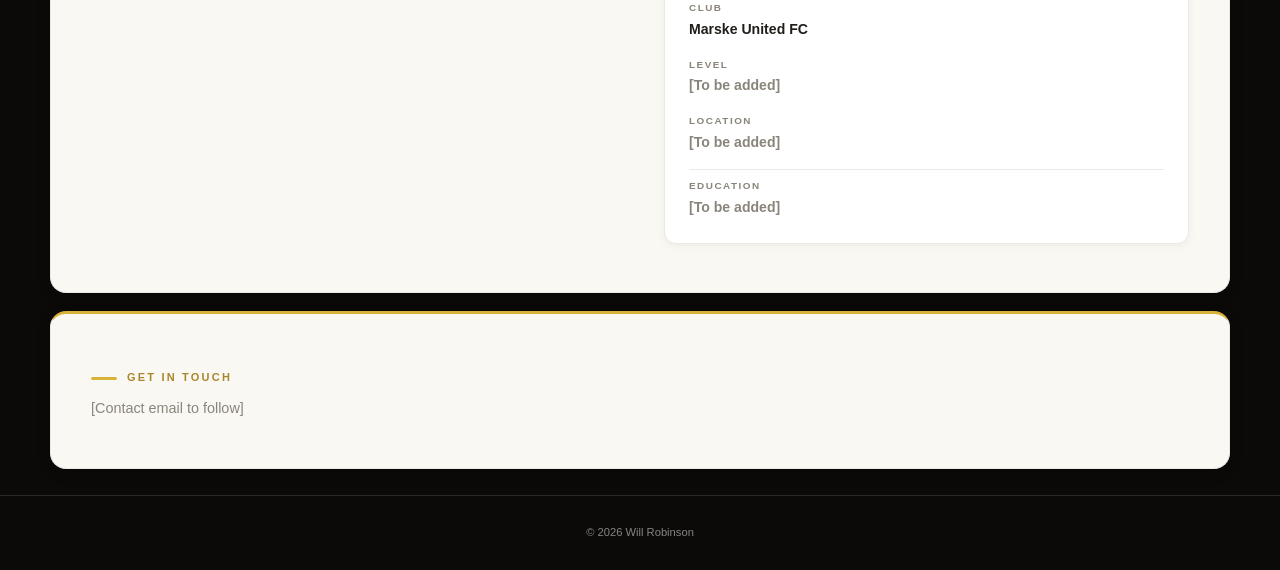
<file: bio.html>
<!DOCTYPE html>
<html lang="en">
<head>
  <meta charset="UTF-8">
  <meta name="viewport" content="width=device-width, initial-scale=1.0">
  <title>Bio — Will Robinson | Central Defender</title>
  <link rel="preconnect" href="https://fonts.googleapis.com">
  <link rel="preconnect" href="https://fonts.gstatic.com" crossorigin>
  <link href="https://fonts.googleapis.com/css2?family=Archivo+Black&display=swap" rel="stylesheet">
  <link rel="stylesheet" href="https://cdnjs.cloudflare.com/ajax/libs/font-awesome/6.5.1/css/all.min.css">
  <link rel="stylesheet" href="styles.css">
</head>
<body>

<!-- NAV -->
<nav class="nav">
  <div class="wrap">
    <a href="index.html" class="nav-brand">Will <em>Robinson</em></a>
    <button class="nav-ham" id="navHam"><i class="fas fa-bars"></i></button>
    <ul class="nav-links" id="navLinks">
      <li><a href="index.html">Home</a></li>
      <li><a href="centre-back.html">The Core 4</a></li>
      <li><a href="highlights.html">Highlights</a></li>
      <li><a href="appearances.html">Appearances</a></li>
      <li><a href="bio.html" class="on">Bio</a></li>
    </ul>
  </div>
</nav>

<!-- PAGE HEADER -->
<div class="pg-header">
  <div class="wrap">
    <div class="pg-label">Biography</div>
    <h1>Bio</h1>
    <p>Who Will is, how he plays, and what he brings to a team.</p>
  </div>
</div>

<!-- BIO CONTENT -->
<section class="sec">
  <div class="wrap">
    <div class="g2" style="align-items: start; gap: 48px;">

      <!-- LEFT: PROSE BIO (placeholder) -->
      <div class="fi">
        <div class="ph-block">
          <span class="ph-chip"><i class="fas fa-pen"></i> Placeholder — bio to be written</span>
          <p>Will's biography goes here, five or six short paragraphs. The spine of it is already clear: U21 captain with senior appearances behind him, now stepping up into men's football. The shape that works: who he is and where he's played; how he plays (the honest scouting description, tied to the Core 4); physical profile; leadership — the captaincy is evidence, use it; the investment case — senior minutes already banked and age on his side; and anything off the pitch worth a scout knowing.</p>
          <p>Nothing gets written in here until it's true and verified. No filler claims, no invented quotes.</p>
        </div>
      </div>

      <!-- RIGHT: PHOTO + DETAILS -->
      <div class="fi">
        <div style="aspect-ratio: 3/4; margin-bottom: 24px; border-radius: 14px; overflow: hidden;">
          <div class="ph-media" style="width:100%; height:100%;">
            <i class="fas fa-camera"></i>
            <span>Profile photo</span>
            <small>Save to site/img/will-bio.jpg and wire it in here</small>
          </div>
        </div>

        <div class="card">
          <span class="ph-chip" style="margin-bottom: 14px;"><i class="fas fa-pen"></i> Placeholder details</span>
          <div style="display: grid; gap: 16px;">
            <div>
              <p style="font-size: 0.62rem; color: var(--text-muted); text-transform: uppercase; letter-spacing: 1.5px; font-weight: 600; margin-bottom: 2px;">Full Name</p>
              <p style="font-weight: 600; color: var(--text); font-size: 0.88rem;">William Robinson [confirm]</p>
            </div>
            <div style="padding-top: 8px; border-top: 1px solid var(--border-lt);">
              <p style="font-size: 0.62rem; color: var(--text-muted); text-transform: uppercase; letter-spacing: 1.5px; font-weight: 600; margin-bottom: 2px;">DOB</p>
              <p style="font-weight: 600; color: var(--text-muted); font-size: 0.88rem;">[To be added]</p>
            </div>
            <div>
              <p style="font-size: 0.62rem; color: var(--text-muted); text-transform: uppercase; letter-spacing: 1.5px; font-weight: 600; margin-bottom: 2px;">Age</p>
              <p style="font-weight: 600; color: var(--text-muted); font-size: 0.88rem;">[To be added]</p>
            </div>
            <div>
              <p style="font-size: 0.62rem; color: var(--text-muted); text-transform: uppercase; letter-spacing: 1.5px; font-weight: 600; margin-bottom: 2px;">Height</p>
              <p style="font-weight: 600; color: var(--text-muted); font-size: 0.88rem;">[To be added]</p>
            </div>
            <div>
              <p style="font-size: 0.62rem; color: var(--text-muted); text-transform: uppercase; letter-spacing: 1.5px; font-weight: 600; margin-bottom: 2px;">Weight</p>
              <p style="font-weight: 600; color: var(--text-muted); font-size: 0.88rem;">[To be added]</p>
            </div>
            <div style="padding-top: 8px; border-top: 1px solid var(--border-lt);">
              <p style="font-size: 0.62rem; color: var(--text-muted); text-transform: uppercase; letter-spacing: 1.5px; font-weight: 600; margin-bottom: 2px;">Position</p>
              <p style="font-weight: 600; color: var(--text); font-size: 0.88rem;">Central Defender</p>
            </div>
            <div>
              <p style="font-size: 0.62rem; color: var(--text-muted); text-transform: uppercase; letter-spacing: 1.5px; font-weight: 600; margin-bottom: 2px;">Captaincy</p>
              <p style="font-weight: 600; color: var(--text); font-size: 0.88rem;">U21 Captain — Marske United</p>
            </div>
            <div>
              <p style="font-size: 0.62rem; color: var(--text-muted); text-transform: uppercase; letter-spacing: 1.5px; font-weight: 600; margin-bottom: 2px;">Foot</p>
              <p style="font-weight: 600; color: var(--text-muted); font-size: 0.88rem;">[To be added]</p>
            </div>
            <div style="padding-top: 8px; border-top: 1px solid var(--border-lt);">
              <p style="font-size: 0.62rem; color: var(--text-muted); text-transform: uppercase; letter-spacing: 1.5px; font-weight: 600; margin-bottom: 2px;">Club</p>
              <p style="font-weight: 600; color: var(--text); font-size: 0.88rem;">Marske United FC</p>
            </div>
            <div>
              <p style="font-size: 0.62rem; color: var(--text-muted); text-transform: uppercase; letter-spacing: 1.5px; font-weight: 600; margin-bottom: 2px;">Level</p>
              <p style="font-weight: 600; color: var(--text-muted); font-size: 0.88rem;">[To be added]</p>
            </div>
            <div>
              <p style="font-size: 0.62rem; color: var(--text-muted); text-transform: uppercase; letter-spacing: 1.5px; font-weight: 600; margin-bottom: 2px;">Location</p>
              <p style="font-weight: 600; color: var(--text-muted); font-size: 0.88rem;">[To be added]</p>
            </div>
            <div style="padding-top: 8px; border-top: 1px solid var(--border-lt);">
              <p style="font-size: 0.62rem; color: var(--text-muted); text-transform: uppercase; letter-spacing: 1.5px; font-weight: 600; margin-bottom: 2px;">Education</p>
              <p style="font-weight: 600; color: var(--text-muted); font-size: 0.88rem;">[To be added]</p>
            </div>
          </div>
        </div>
      </div>
    </div>
  </div>
</section>

<!-- CONTACT -->
<section class="sec">
  <div class="wrap fi">
    <span class="sec-label">Get in Touch</span>
    <p style="color: var(--text-muted); font-size: 0.9rem;">
      [Contact email to follow]
    </p>
  </div>
</section>

<!-- FOOTER -->
<footer class="foot">
  <div class="wrap"><p>&copy; 2026 Will Robinson</p></div>
</footer>

<script>
const ham = document.getElementById('navHam');
const links = document.getElementById('navLinks');
if (ham) {
  ham.addEventListener('click', () => links.classList.toggle('on'));
  links.querySelectorAll('a').forEach(a => a.addEventListener('click', () => links.classList.remove('on')));
}
document.querySelectorAll('.fi').forEach(el => {
  new IntersectionObserver((entries, obs) => {
    entries.forEach(e => { if (e.isIntersecting) { e.target.classList.add('vis'); obs.unobserve(e.target); } });
  }, { threshold: 0.1, rootMargin: '0px 0px -50px 0px' }).observe(el);
});
</script>
</body>
</html>
</file>
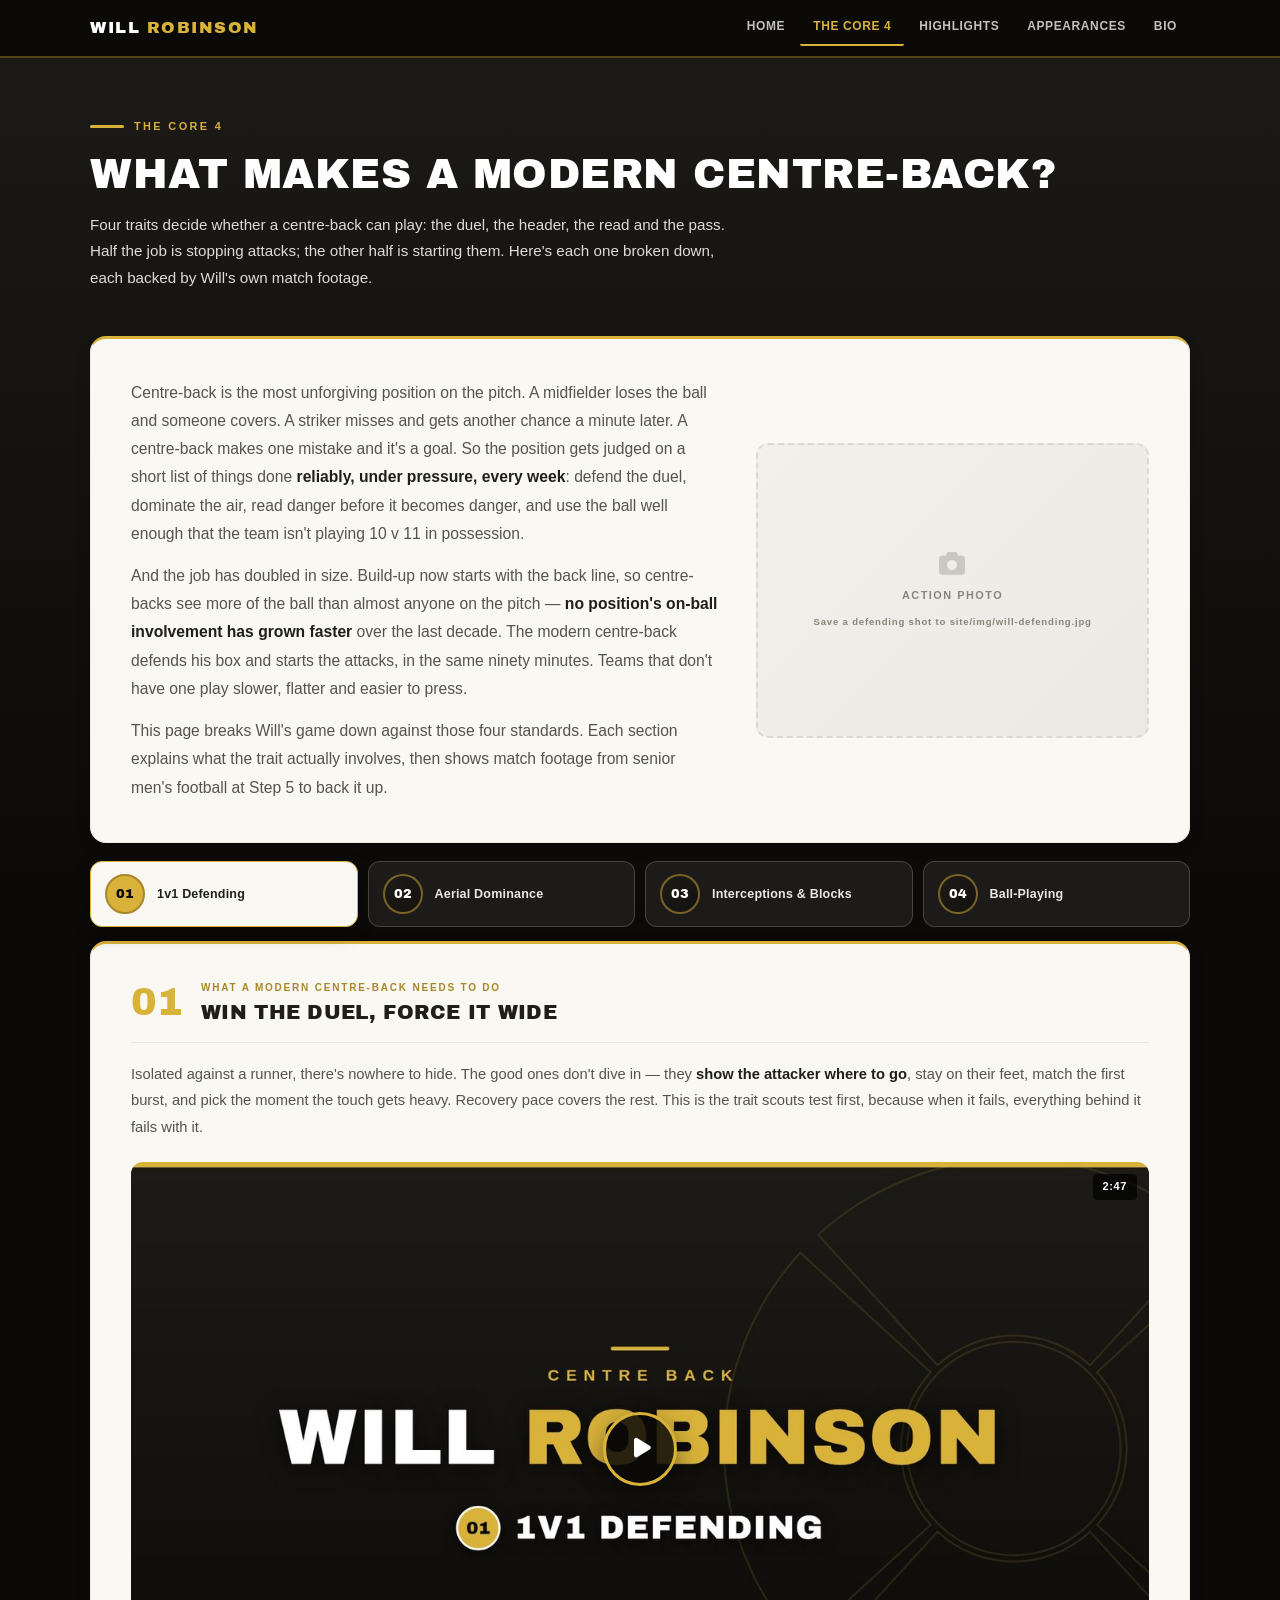
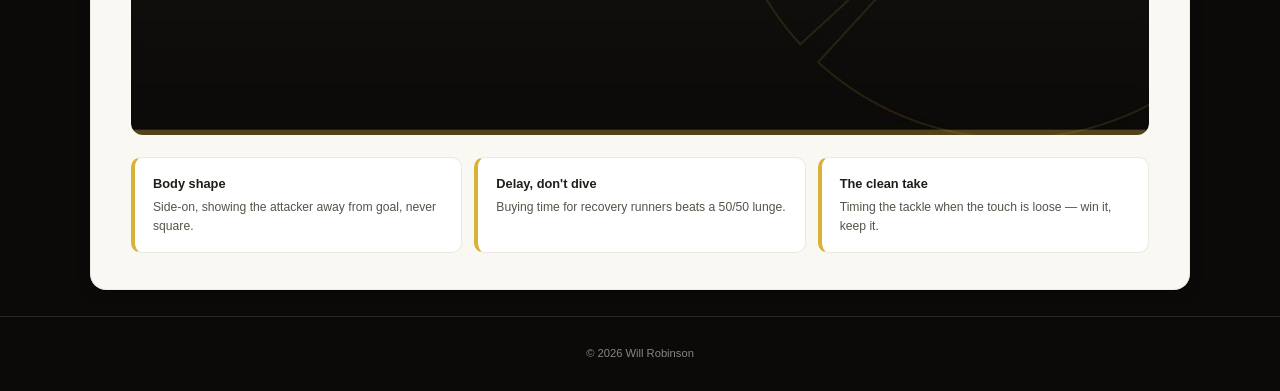
<file: centre-back.html>
<!DOCTYPE html>
<html lang="en">
<head>
  <meta charset="UTF-8">
  <meta name="viewport" content="width=device-width, initial-scale=1.0">
  <meta name="referrer" content="strict-origin-when-cross-origin">
  <title>The Core 4 — Will Robinson | Central Defender</title>
  <link rel="preconnect" href="https://fonts.googleapis.com">
  <link rel="preconnect" href="https://fonts.gstatic.com" crossorigin>
  <link href="https://fonts.googleapis.com/css2?family=Archivo+Black&display=swap" rel="stylesheet">
  <link rel="stylesheet" href="https://cdnjs.cloudflare.com/ajax/libs/font-awesome/6.5.1/css/all.min.css">
  <link rel="stylesheet" href="styles.css">
  <style>
    /* ═══ CORE 4 — page-specific ═══ */

    /* Intro split */
    .c4-intro {
      background: var(--card); border: 1px solid var(--border-lt);
      border-top: 3px solid var(--gold);
      border-radius: 16px; padding: 40px;
      margin-top: 18px;
      box-shadow: 0 4px 14px rgba(0,0,0,0.18);
      display: grid; grid-template-columns: 1.5fr 1fr; gap: 36px; align-items: center;
    }
    .c4-intro .lead { font-size: 0.98rem; color: var(--text-sec); line-height: 1.8; }
    .c4-intro .lead strong { color: var(--text); }
    .c4-intro-photo { aspect-ratio: 4/3; border-radius: 12px; overflow: hidden; }
    .c4-intro-photo .ph-media { width: 100%; height: 100%; }

    /* Switcher */
    .c4-switch { margin-top: 18px; }
    .c4-tabs {
      display: grid; grid-template-columns: repeat(4, 1fr); gap: 10px;
    }
    .c4-tab {
      display: flex; align-items: center; gap: 12px;
      background: rgba(255,255,255,0.07);
      border: 1px solid rgba(255,255,255,0.18);
      border-radius: 12px; padding: 12px 14px;
      cursor: pointer; text-align: left;
      transition: all 0.18s ease;
    }
    .c4-tab:hover { background: rgba(255,255,255,0.13); }
    .c4-tab.active { background: var(--card); border-color: var(--gold); box-shadow: 0 6px 18px rgba(0,0,0,0.3); }
    .c4-tab-num {
      flex-shrink: 0; width: 40px; height: 40px; border-radius: 50%;
      background: linear-gradient(135deg, var(--coal), var(--coal-mid));
      border: 2px solid rgba(217,178,58,0.5);
      color: #fff; font-family: var(--font-display); font-size: 13px;
      display: flex; align-items: center; justify-content: center;
    }
    .c4-tab.active .c4-tab-num { background: var(--gold); color: var(--coal-deep); border-color: var(--gold-deep); }
    .c4-tab-title { font-size: 12.5px; font-weight: 800; color: rgba(255,255,255,0.9); line-height: 1.3; letter-spacing: 0.2px; }
    .c4-tab.active .c4-tab-title { color: var(--text); }

    /* Panels */
    .c4-panels { margin-top: 14px; }
    .c4-panel { display: none; }
    .c4-panel.active { display: block; animation: fadeUp 0.35s ease; }
    @keyframes fadeUp { from { opacity: 0; transform: translateY(10px); } to { opacity: 1; transform: translateY(0); } }
    .case {
      background: var(--card); border: 1px solid var(--border-lt);
      border-top: 3px solid var(--gold);
      border-radius: 16px; padding: 36px 40px;
      box-shadow: 0 4px 14px rgba(0,0,0,0.18);
    }
    .case-banner {
      display: flex; align-items: center; gap: 18px;
      padding-bottom: 18px; margin-bottom: 18px;
      border-bottom: 1px solid var(--border-lt);
    }
    .case-banner .num {
      font-family: var(--font-display);
      font-size: 2.4rem; color: var(--gold); line-height: 1;
    }
    .case-banner .role {
      display: block; font-size: 10px; font-weight: 800;
      text-transform: uppercase; letter-spacing: 1.8px;
      color: var(--gold-deep); margin-bottom: 4px;
    }
    .case-banner h3 {
      font-family: var(--font-display);
      font-size: 1.25rem; font-weight: 400; color: var(--text);
      text-transform: uppercase; letter-spacing: 0.3px; line-height: 1.2;
    }
    .case-lead { font-size: 0.92rem; color: var(--text-sec); line-height: 1.8; margin-bottom: 22px; }
    .case-lead strong { color: var(--text); }

    .case-video { margin-bottom: 22px; }
    .case-video .ph-media { aspect-ratio: 16/9; }

    .case-points { display: grid; grid-template-columns: repeat(3, 1fr); gap: 12px; }
    .point-card {
      background: var(--white); border: 1px solid var(--border-lt);
      border-left: 4px solid var(--gold);
      border-radius: 10px; padding: 16px 18px;
    }
    .point-card h4 { font-size: 0.8rem; font-weight: 800; color: var(--text); margin-bottom: 4px; }
    .point-card p { font-size: 0.76rem; color: var(--text-sec); line-height: 1.55; }

    @media (max-width: 900px) {
      .c4-intro { grid-template-columns: 1fr; padding: 28px 24px; }
      .c4-tabs { grid-template-columns: repeat(2, 1fr); }
      .case { padding: 26px 22px; }
      .case-points { grid-template-columns: 1fr; }
    }
  </style>
</head>
<body>

<!-- NAV -->
<nav class="nav">
  <div class="wrap">
    <a href="index.html" class="nav-brand">Will <em>Robinson</em></a>
    <button class="nav-ham" id="navHam"><i class="fas fa-bars"></i></button>
    <ul class="nav-links" id="navLinks">
      <li><a href="index.html">Home</a></li>
      <li><a href="centre-back.html" class="on">The Core 4</a></li>
      <li><a href="highlights.html">Highlights</a></li>
      <li><a href="appearances.html">Appearances</a></li>
      <li><a href="bio.html">Bio</a></li>
    </ul>
  </div>
</nav>

<!-- PAGE HEADER -->
<div class="pg-header">
  <div class="wrap">
    <div class="pg-label">The Core 4</div>
    <h1>What Makes a Modern Centre-Back?</h1>
    <p>Four traits decide whether a centre-back can play: the duel, the header, the read and the pass. Half the job is stopping attacks; the other half is starting them. Here's each one broken down, each backed by Will's own match footage.</p>
  </div>
</div>

<div class="wrap" style="padding: 0 40px;">

  <!-- INTRO -->
  <div class="c4-intro fi">
    <div>
      <p class="lead">
        Centre-back is the most unforgiving position on the pitch. A midfielder loses the ball and someone covers. A striker misses and gets another chance a minute later. A centre-back makes one mistake and it's a goal. So the position gets judged on a short list of things done <strong>reliably, under pressure, every week</strong>: defend the duel, dominate the air, read danger before it becomes danger, and use the ball well enough that the team isn't playing 10 v 11 in possession.
      </p>
      <p class="lead" style="margin-top: 14px;">
        And the job has doubled in size. Build-up now starts with the back line, so centre-backs see more of the ball than almost anyone on the pitch — <strong>no position's on-ball involvement has grown faster</strong> over the last decade. The modern centre-back defends his box and starts the attacks, in the same ninety minutes. Teams that don't have one play slower, flatter and easier to press.
      </p>
      <p class="lead" style="margin-top: 14px;">
        This page breaks Will's game down against those four standards. Each section explains what the trait actually involves, then shows match footage from senior men's football at Step 5 to back it up.
      </p>
    </div>
    <div class="c4-intro-photo">
      <div class="ph-media">
        <i class="fas fa-camera"></i>
        <span>Action photo</span>
        <small>Save a defending shot to site/img/will-defending.jpg</small>
      </div>
    </div>
  </div>

  <!-- SWITCHER -->
  <div class="c4-switch fi">
    <div class="c4-tabs" role="tablist" aria-label="The Core 4 traits">
      <button class="c4-tab active" data-tab="1" id="t1" role="tab" aria-selected="true" type="button">
        <div class="c4-tab-num">01</div>
        <div class="c4-tab-title">1v1 Defending</div>
      </button>
      <button class="c4-tab" data-tab="2" id="t2" role="tab" aria-selected="false" type="button">
        <div class="c4-tab-num">02</div>
        <div class="c4-tab-title">Aerial Dominance</div>
      </button>
      <button class="c4-tab" data-tab="3" id="t3" role="tab" aria-selected="false" type="button">
        <div class="c4-tab-num">03</div>
        <div class="c4-tab-title">Interceptions &amp; Blocks</div>
      </button>
      <button class="c4-tab" data-tab="4" id="t4" role="tab" aria-selected="false" type="button">
        <div class="c4-tab-num">04</div>
        <div class="c4-tab-title">Ball-Playing</div>
      </button>
    </div>

    <div class="c4-panels">

      <!-- PANEL 1 — 1v1 DEFENDING -->
      <div class="c4-panel active" data-panel="1" role="tabpanel">
        <div class="case">
          <div class="case-banner">
            <span class="num">01</span>
            <div>
              <span class="role">What a modern centre-back needs to do</span>
              <h3>Win the duel, force it wide</h3>
            </div>
          </div>
          <p class="case-lead">Isolated against a runner, there's nowhere to hide. The good ones don't dive in — they <strong>show the attacker where to go</strong>, stay on their feet, match the first burst, and pick the moment the touch gets heavy. Recovery pace covers the rest. This is the trait scouts test first, because when it fails, everything behind it fails with it.</p>
          <div class="case-video">
            <div class="nv-frame" data-src="videos/core4-01-1v1-defending.mp4">
              <img class="nv-poster" src="img/poster-core4-01.jpg" alt="1v1 Defending — match footage">
              <span class="nv-tag">2:47</span>
              <div class="nv-play"><i class="fas fa-play"></i></div>
            </div>
          </div>
          <div class="case-points">
            <div class="point-card"><h4>Body shape</h4><p>Side-on, showing the attacker away from goal, never square.</p></div>
            <div class="point-card"><h4>Delay, don't dive</h4><p>Buying time for recovery runners beats a 50/50 lunge.</p></div>
            <div class="point-card"><h4>The clean take</h4><p>Timing the tackle when the touch is loose — win it, keep it.</p></div>
          </div>
        </div>
      </div>

      <!-- PANEL 2 — AERIAL DOMINANCE -->
      <div class="c4-panel" data-panel="2" role="tabpanel">
        <div class="case">
          <div class="case-banner">
            <span class="num">02</span>
            <div>
              <span class="role">What a modern centre-back needs to do</span>
              <h3>First to the ball in both boxes</h3>
            </div>
          </div>
          <p class="case-lead">Every level of the game up to the top runs on aerial duels: long balls, second balls, corners at both ends. A centre-back who wins his headers <strong>kills the opposition's easiest route forward</strong> and becomes a threat from set pieces at the other end. It's attack of the ball, timing of the jump, and the appetite to go and win it again thirty seconds later.</p>
          <div class="case-video">
            <div class="nv-frame" data-src="videos/core4-02-aerial-dominance.mp4">
              <img class="nv-poster" src="img/poster-core4-02.jpg" alt="Aerial Dominance — match footage">
              <span class="nv-tag">2:09</span>
              <div class="nv-play"><i class="fas fa-play"></i></div>
            </div>
          </div>
          <div class="case-points">
            <div class="point-card"><h4>Defensive box</h4><p>Dealing with crosses and direct balls, first contact every time.</p></div>
            <div class="point-card"><h4>Out of the air, into control</h4><p>Not just heading it away — heading it to a teammate.</p></div>
            <div class="point-card"><h4>Set-piece threat</h4><p>Attacking corners and free kicks at the other end.</p></div>
          </div>
        </div>
      </div>

      <!-- PANEL 3 — INTERCEPTIONS & BLOCKS -->
      <div class="c4-panel" data-panel="3" role="tabpanel">
        <div class="case">
          <div class="case-banner">
            <span class="num">03</span>
            <div>
              <span class="role">What a modern centre-back needs to do</span>
              <h3>Read danger early, kill it before it grows</h3>
            </div>
          </div>
          <p class="case-lead">The best defending never looks dramatic. It's the pass cut out before the striker turns, the covering step that closes the channel, the <strong>body on the line when the shot finally comes</strong>. Interceptions and blocks are what game-reading looks like on film: proof a defender sees the picture a second earlier than the player he's marking.</p>
          <div class="case-video">
            <div class="nv-frame" data-src="videos/core4-03-interceptions-blocks.mp4">
              <img class="nv-poster" src="img/poster-core4-03.jpg" alt="Interceptions and Blocks — match footage">
              <span class="nv-tag">3:21</span>
              <div class="nv-play"><i class="fas fa-play"></i></div>
            </div>
          </div>
          <div class="case-points">
            <div class="point-card"><h4>Cutting the line</h4><p>Stepping in front to intercept the pass into feet.</p></div>
            <div class="point-card"><h4>Covering ground</h4><p>Sweeping behind the line and across the channels.</p></div>
            <div class="point-card"><h4>The block</h4><p>Last-line commitment — body in the way of the shot.</p></div>
          </div>
        </div>
      </div>

      <!-- PANEL 4 — BALL-PLAYING -->
      <div class="c4-panel" data-panel="4" role="tabpanel">
        <div class="case">
          <div class="case-banner">
            <span class="num">04</span>
            <div>
              <span class="role">What a modern centre-back needs to do</span>
              <h3>Break the first line from the back</h3>
            </div>
          </div>
          <p class="case-lead">The modern game asks centre-backs to start attacks, not just stop them — and they get the ball enough to prove it, with as many touches in a possession side as any midfielder. That means <strong>taking the ball under pressure, playing through the press</strong>, and picking the forward pass when it's on rather than the safe sideways ball every time. A defender who can't use it puts a ceiling on the whole team's build-up.</p>
          <div class="case-video">
            <div class="nv-frame" data-src="videos/core4-04-ball-playing.mp4">
              <img class="nv-poster" src="img/poster-core4-04.jpg" alt="Ball-Playing — match footage">
              <span class="nv-tag">4:53</span>
              <div class="nv-play"><i class="fas fa-play"></i></div>
            </div>
          </div>
          <div class="case-points">
            <div class="point-card"><h4>Composure on the ball</h4><p>Receiving under pressure without panicking it long.</p></div>
            <div class="point-card"><h4>Breaking lines</h4><p>The pass between the lines that takes out the first press.</p></div>
            <div class="point-card"><h4>Range</h4><p>The switch or the diagonal when the picture opens up.</p></div>
          </div>
        </div>
      </div>

    </div>
  </div>

</div>

<footer class="foot">
  <div class="wrap"><p>&copy; 2026 Will Robinson</p></div>
</footer>

<script>
const ham = document.getElementById('navHam');
const links = document.getElementById('navLinks');
if (ham) {
  ham.addEventListener('click', () => links.classList.toggle('on'));
  links.querySelectorAll('a').forEach(a => a.addEventListener('click', () => links.classList.remove('on')));
}
document.querySelectorAll('.fi').forEach(el => {
  new IntersectionObserver((entries, obs) => {
    entries.forEach(e => { if (e.isIntersecting) { e.target.classList.add('vis'); obs.unobserve(e.target); } });
  }, { threshold: 0.1, rootMargin: '0px 0px -50px 0px' }).observe(el);
});

// Native video click-to-play
document.querySelectorAll('.nv-frame').forEach(frame => {
  frame.addEventListener('click', () => {
    if (frame.dataset.playing) return;
    frame.dataset.playing = '1';
    const v = document.createElement('video');
    v.src = frame.dataset.src;
    v.controls = true; v.autoplay = true; v.playsInline = true;
    v.preload = 'metadata';
    frame.innerHTML = '';
    frame.appendChild(v);
  });
});

// Tab switcher + deep-linking (#t1..#t4 from the home page petals)
(() => {
  const tabs = document.querySelectorAll('.c4-tab');
  const panels = document.querySelectorAll('.c4-panel');
  function activate(n) {
    tabs.forEach(t => {
      const on = t.dataset.tab === String(n);
      t.classList.toggle('active', on);
      t.setAttribute('aria-selected', on ? 'true' : 'false');
    });
    panels.forEach(p => p.classList.toggle('active', p.dataset.panel === String(n)));
  }
  tabs.forEach(t => t.addEventListener('click', () => activate(t.dataset.tab)));
  const m = location.hash.match(/^#t([1-4])$/);
  if (m) {
    activate(m[1]);
    setTimeout(() => document.querySelector('.c4-switch').scrollIntoView({ behavior: 'smooth', block: 'start' }), 60);
  }
})();
</script>
</body>
</html>
</file>
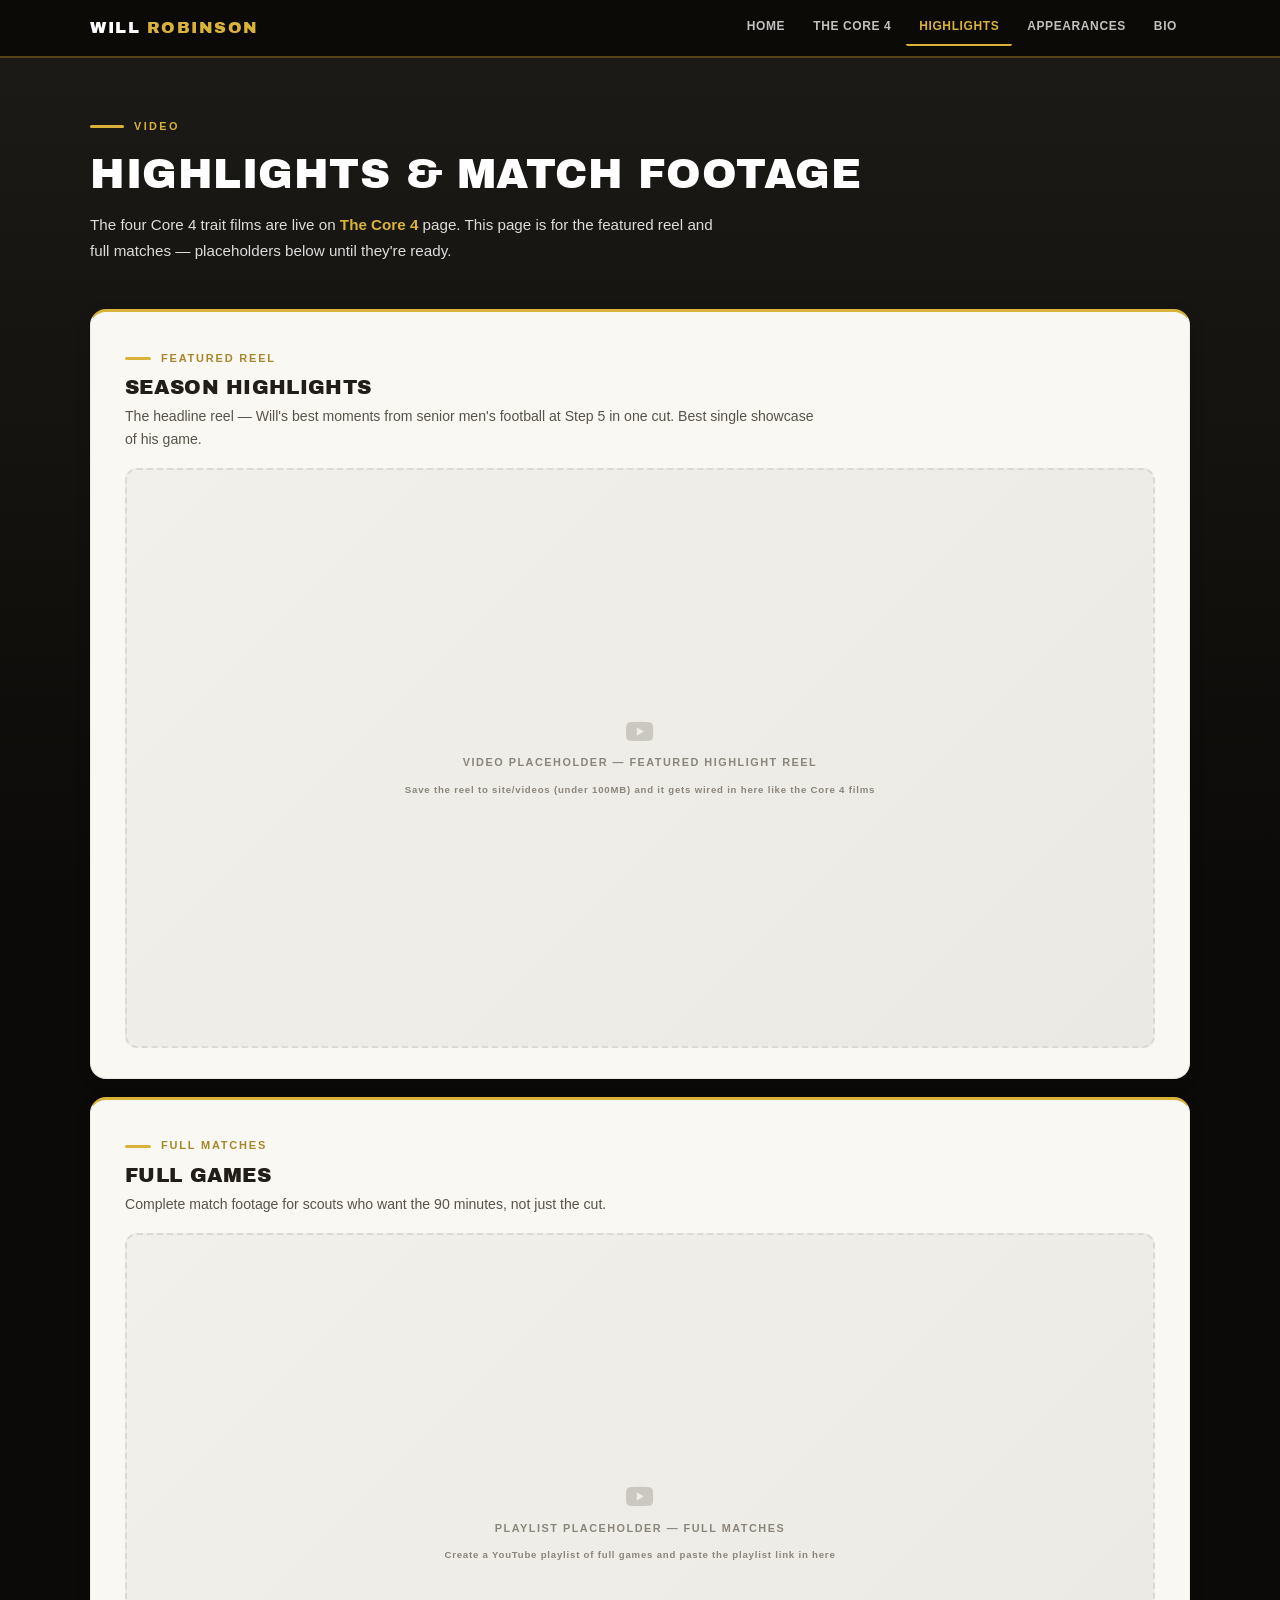
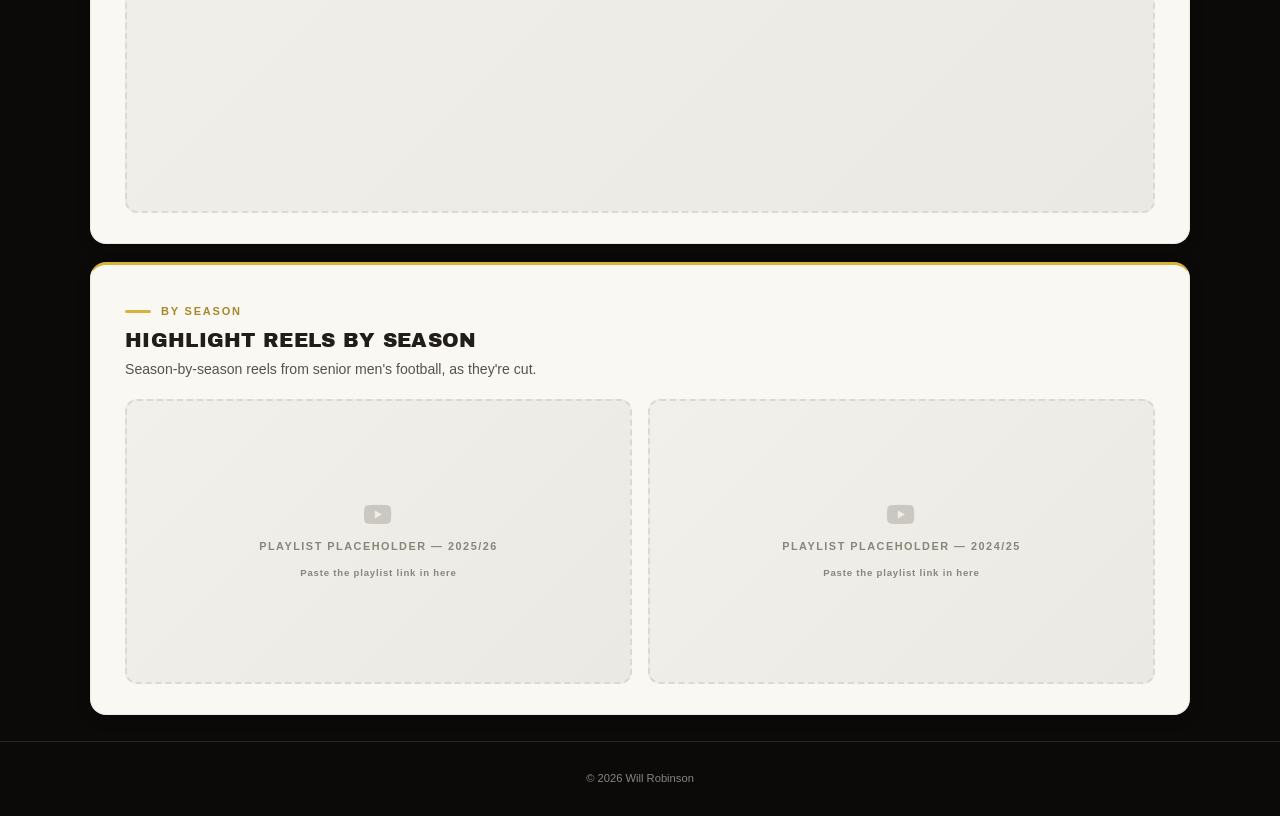
<file: highlights.html>
<!DOCTYPE html>
<html lang="en">
<head>
  <meta charset="UTF-8">
  <meta name="viewport" content="width=device-width, initial-scale=1.0">
  <meta name="referrer" content="strict-origin-when-cross-origin">
  <title>Highlights — Will Robinson | Match Footage</title>
  <link rel="preconnect" href="https://fonts.googleapis.com">
  <link rel="preconnect" href="https://fonts.gstatic.com" crossorigin>
  <link href="https://fonts.googleapis.com/css2?family=Archivo+Black&display=swap" rel="stylesheet">
  <link rel="stylesheet" href="https://cdnjs.cloudflare.com/ajax/libs/font-awesome/6.5.1/css/all.min.css">
  <link rel="stylesheet" href="styles.css">
  <style>
    /* HIGHLIGHTS — page-specific */
    .panel {
      background: var(--card); border: 1px solid var(--border-lt);
      border-top: 3px solid var(--gold);
      border-radius: 16px; margin-top: 18px;
      padding: 30px 34px;
      box-shadow: 0 4px 14px rgba(0,0,0,0.18);
    }
    .panel-eyebrow {
      display: inline-flex; align-items: center; gap: 10px;
      font-size: 11px; font-weight: 800; letter-spacing: 1.8px;
      text-transform: uppercase; color: var(--gold-deep);
      margin-bottom: 8px;
    }
    .panel-eyebrow::before { content: ''; width: 26px; height: 3px; background: var(--gold); border-radius: 2px; }
    .panel h2 {
      font-family: var(--font-display);
      font-size: 1.25rem; font-weight: 400; color: var(--text);
      text-transform: uppercase; letter-spacing: 0.3px; line-height: 1.2;
      margin-bottom: 6px;
    }
    .panel .panel-sub {
      font-size: 0.88rem; color: var(--text-sec);
      line-height: 1.6; margin-bottom: 18px; max-width: 700px;
    }
    .hero-slot .ph-media { aspect-ratio: 16/9; }
    .pl-grid { display: grid; grid-template-columns: 1fr 1fr; gap: 16px; }
    .pl-grid .ph-media { aspect-ratio: 16/9; }
    @media (max-width: 760px) {
      .pl-grid { grid-template-columns: 1fr; }
      .panel { padding: 24px 22px; }
    }
  </style>
</head>
<body>

<!-- NAV -->
<nav class="nav">
  <div class="wrap">
    <a href="index.html" class="nav-brand">Will <em>Robinson</em></a>
    <button class="nav-ham" id="navHam"><i class="fas fa-bars"></i></button>
    <ul class="nav-links" id="navLinks">
      <li><a href="index.html">Home</a></li>
      <li><a href="centre-back.html">The Core 4</a></li>
      <li><a href="highlights.html" class="on">Highlights</a></li>
      <li><a href="appearances.html">Appearances</a></li>
      <li><a href="bio.html">Bio</a></li>
    </ul>
  </div>
</nav>

<!-- PAGE HEADER -->
<div class="pg-header">
  <div class="wrap">
    <div class="pg-label">Video</div>
    <h1>Highlights &amp; Match Footage</h1>
    <p>The four Core 4 trait films are live on <a href="centre-back.html" style="color: var(--gold); font-weight: 700;">The Core 4</a> page. This page is for the featured reel and full matches — placeholders below until they're ready.</p>
  </div>
</div>

<div class="wrap">

  <!-- FEATURED -->
  <div class="panel fi">
    <div class="panel-eyebrow">Featured Reel</div>
    <h2>Season Highlights</h2>
    <p class="panel-sub">The headline reel — Will's best moments from senior men's football at Step 5 in one cut. Best single showcase of his game.</p>
    <div class="hero-slot">
      <div class="ph-media">
        <i class="fab fa-youtube"></i>
        <span>Video placeholder — featured highlight reel</span>
        <small>Save the reel to site/videos (under 100MB) and it gets wired in here like the Core 4 films</small>
      </div>
    </div>
  </div>

  <!-- FULL MATCHES -->
  <div class="panel fi">
    <div class="panel-eyebrow">Full Matches</div>
    <h2>Full Games</h2>
    <p class="panel-sub">Complete match footage for scouts who want the 90 minutes, not just the cut.</p>
    <div class="hero-slot">
      <div class="ph-media">
        <i class="fab fa-youtube"></i>
        <span>Playlist placeholder — full matches</span>
        <small>Create a YouTube playlist of full games and paste the playlist link in here</small>
      </div>
    </div>
  </div>

  <!-- REELS BY SEASON -->
  <div class="panel fi">
    <div class="panel-eyebrow">By Season</div>
    <h2>Highlight Reels by Season</h2>
    <p class="panel-sub">Season-by-season reels from senior men's football, as they're cut.</p>
    <div class="pl-grid">
      <div class="ph-media">
        <i class="fab fa-youtube"></i>
        <span>Playlist placeholder — 2025/26</span>
        <small>Paste the playlist link in here</small>
      </div>
      <div class="ph-media">
        <i class="fab fa-youtube"></i>
        <span>Playlist placeholder — 2024/25</span>
        <small>Paste the playlist link in here</small>
      </div>
    </div>
  </div>

</div><!-- /wrap -->

<!-- FOOTER -->
<footer class="foot">
  <div class="wrap"><p>&copy; 2026 Will Robinson</p></div>
</footer>

<script>
const ham = document.getElementById('navHam');
const links = document.getElementById('navLinks');
if (ham) {
  ham.addEventListener('click', () => links.classList.toggle('on'));
  links.querySelectorAll('a').forEach(a => a.addEventListener('click', () => links.classList.remove('on')));
}
document.querySelectorAll('.fi').forEach(el => {
  new IntersectionObserver((entries, obs) => {
    entries.forEach(e => { if (e.isIntersecting) { e.target.classList.add('vis'); obs.unobserve(e.target); } });
  }, { threshold: 0.1, rootMargin: '0px 0px -50px 0px' }).observe(el);
});
</script>
</body>
</html>
</file>
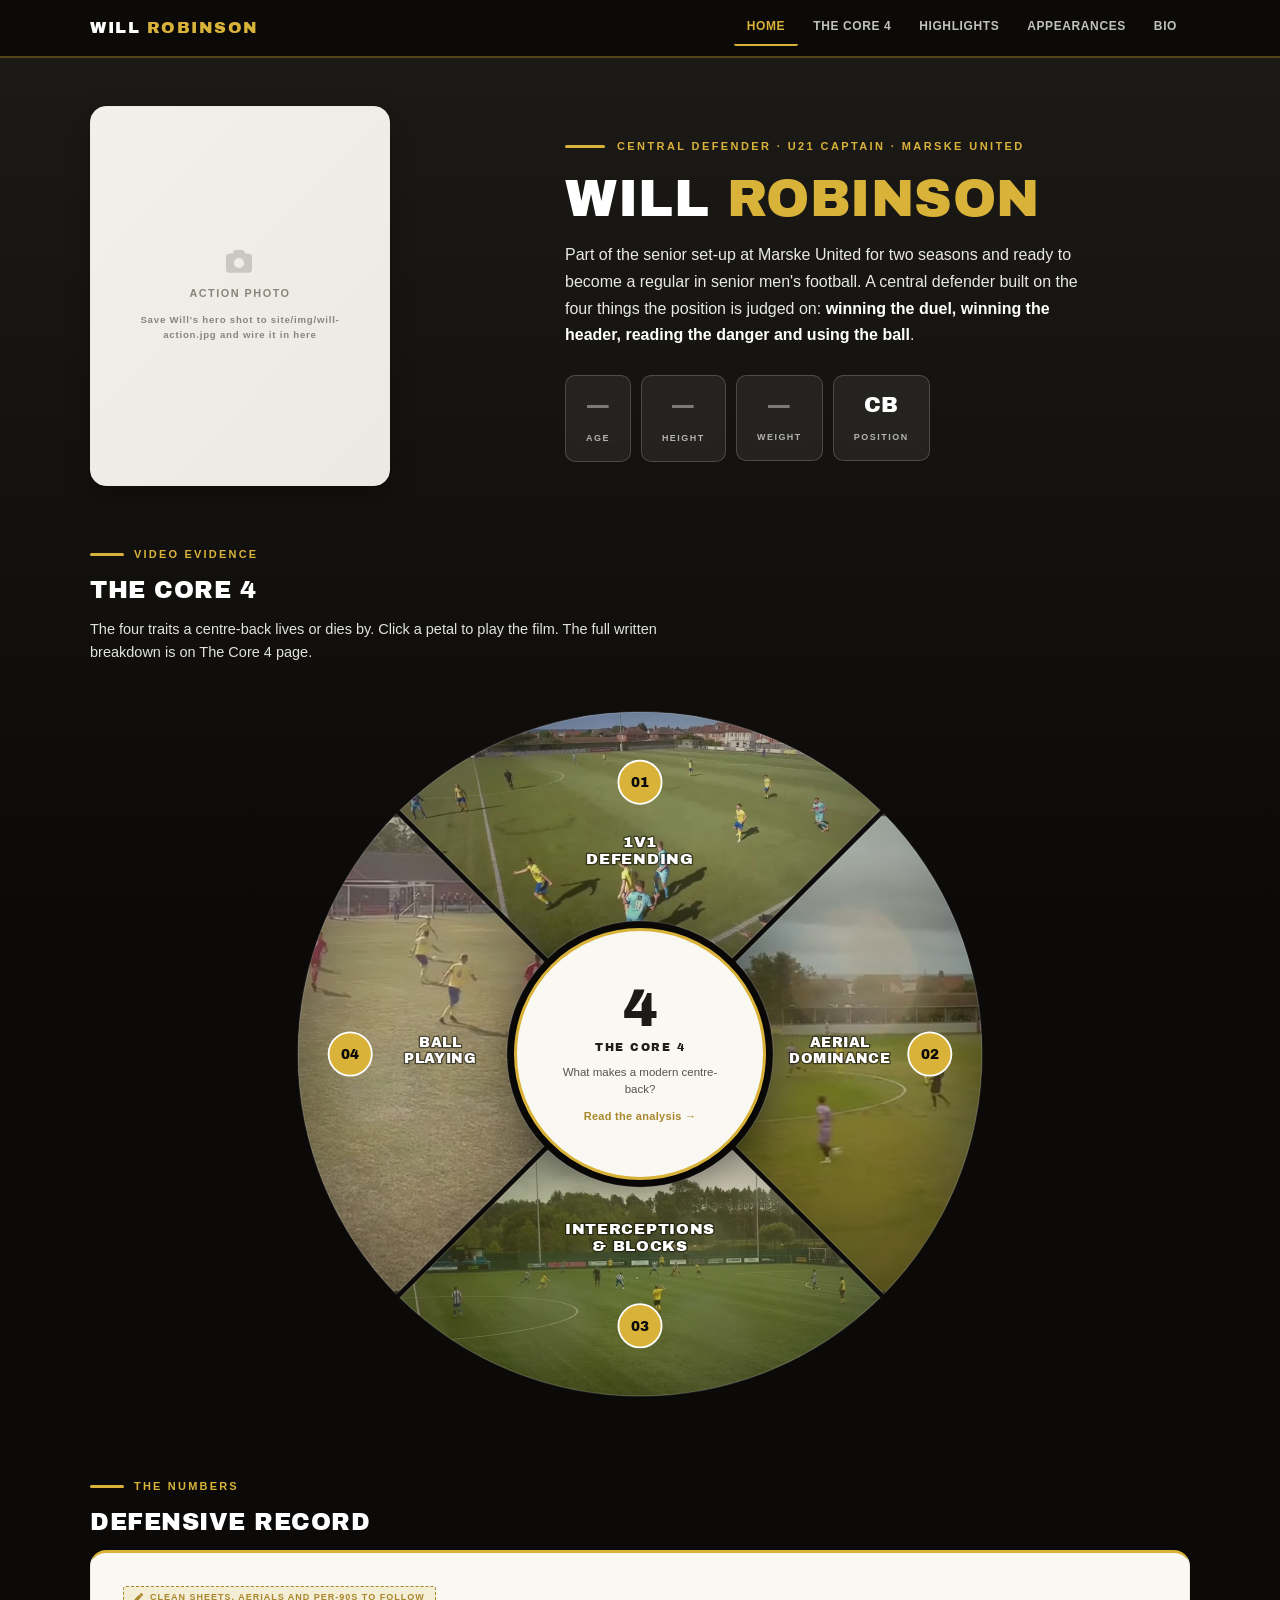
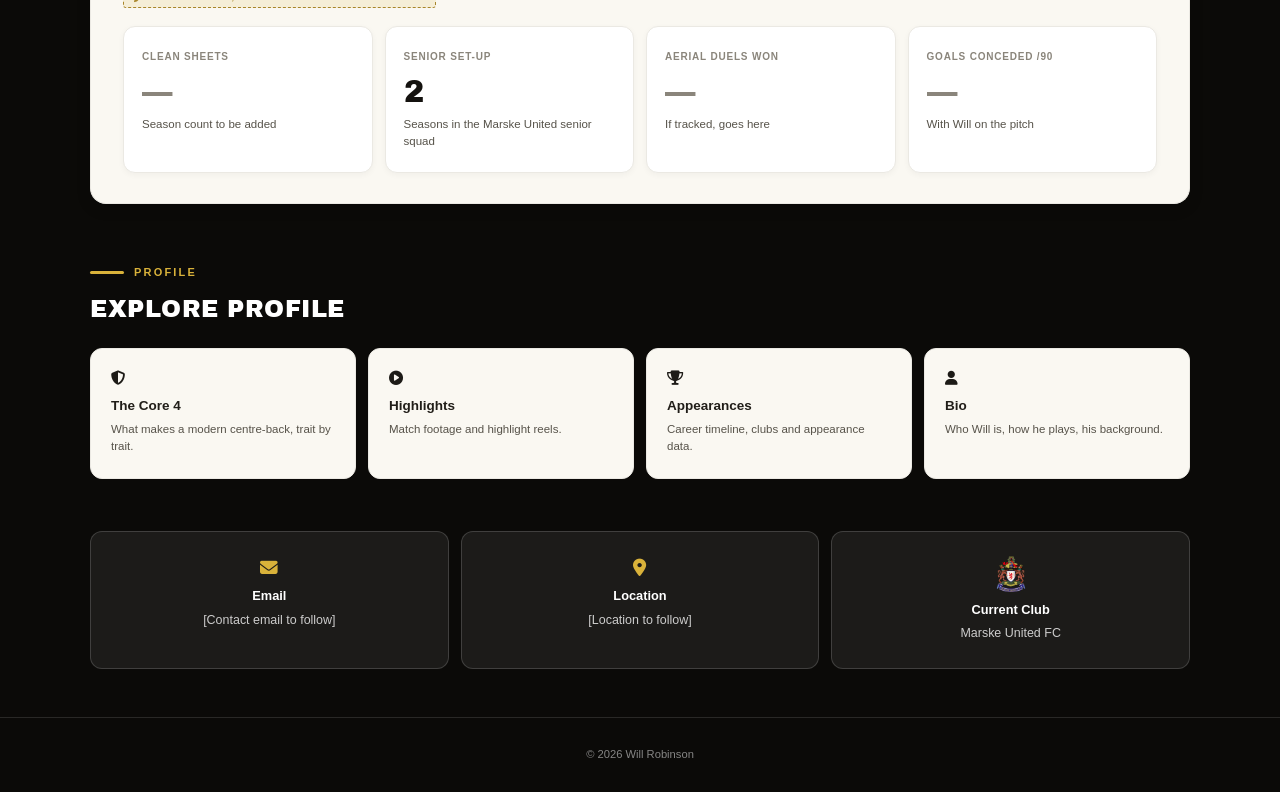
<file: home-full.html>
<!DOCTYPE html>
<html lang="en">
<head>
  <meta charset="UTF-8">
  <meta name="viewport" content="width=device-width, initial-scale=1.0">
  <meta name="referrer" content="strict-origin-when-cross-origin">
  <title>Will Robinson — Central Defender | The Core 4</title>
  <link rel="preconnect" href="https://fonts.googleapis.com">
  <link rel="preconnect" href="https://fonts.gstatic.com" crossorigin>
  <link href="https://fonts.googleapis.com/css2?family=Archivo+Black&display=swap" rel="stylesheet">
  <link rel="stylesheet" href="https://cdnjs.cloudflare.com/ajax/libs/font-awesome/6.5.1/css/all.min.css">
  <link rel="stylesheet" href="styles.css">
  <style>
    /* ═══ HOME — page-specific ═══ */
    .page { max-width: 1180px; margin: 0 auto; padding: 48px 40px 0; }

    /* HERO — photo LEFT, text right (deliberately mirrored vs the usual) */
    .hero { margin-bottom: 52px; display: grid; grid-template-columns: 1fr 1.45fr; gap: 44px; align-items: center; }
    .hero-photo {
      aspect-ratio: 3/4; border-radius: 16px; overflow: hidden;
      background: var(--card); border: 1px solid var(--border-lt);
      box-shadow: 0 8px 24px rgba(0,0,0,0.28); max-height: 380px;
      justify-self: start; width: 100%; max-width: 300px;
    }
    .hero-eyebrow {
      display: inline-flex; align-items: center; gap: 12px;
      font-size: 11px; font-weight: 700; letter-spacing: 2.4px;
      color: var(--gold); text-transform: uppercase; margin-bottom: 16px;
    }
    .hero-eyebrow::before { content: ''; width: 40px; height: 3px; background: var(--gold); border-radius: 2px; }
    .hero h1 {
      font-family: var(--font-display);
      font-size: clamp(34px, 5.2vw, 52px); font-weight: 400;
      line-height: 1.04; color: #fff; text-transform: uppercase;
      letter-spacing: 0.5px; margin-bottom: 16px;
    }
    .hero h1 span { color: var(--gold); }
    .hero-sub { font-size: 16px; color: rgba(255,255,255,0.9); line-height: 1.68; margin-bottom: 26px; max-width: 540px; }
    .hero-sub strong { color: #fff; font-weight: 700; }
    .hero-stats {
      display: flex; gap: 10px; flex-wrap: wrap;
    }
    .hero-stat {
      background: rgba(255,255,255,0.07);
      border: 1px solid rgba(255,255,255,0.18);
      border-radius: 10px; padding: 12px 20px; text-align: center;
      backdrop-filter: blur(6px);
    }
    .hero-stat strong { display: block; font-family: var(--font-display); font-size: 1.35rem; font-weight: 400; color: #fff; }
    .hero-stat small { font-size: 0.56rem; color: rgba(255,255,255,0.65); text-transform: uppercase; letter-spacing: 1.5px; font-weight: 700; }
    .hero-stat.is-ph strong { color: rgba(255,255,255,0.4); }

    /* SECTION LABELS on dark */
    .on-dark-label {
      display: inline-flex; align-items: center; gap: 10px;
      font-size: 11px; font-weight: 700; letter-spacing: 2.2px;
      color: var(--gold); text-transform: uppercase; margin-bottom: 8px;
    }
    .on-dark-label::before { content: ''; width: 34px; height: 3px; background: var(--gold); border-radius: 2px; }
    .on-dark-h2 { font-family: var(--font-display); font-size: 24px; font-weight: 400; color: #fff; text-transform: uppercase; letter-spacing: 0.5px; margin-bottom: 8px; }
    .on-dark-p { font-size: 14.5px; color: rgba(255,255,255,0.88); line-height: 1.6; max-width: 620px; }

    /* ═══ THE CORE 4 HUB — four quadrant petals around a centre disc ═══ */
    .hub { position: relative; margin-bottom: 56px; }
    .hub-label { margin-bottom: 30px; }
    .hub-stage {
      position: relative; width: 100%; max-width: 720px;
      margin: 0 auto; aspect-ratio: 1 / 1;
    }
    .hub-svg { width: 100%; height: 100%; display: block; overflow: visible; }
    .hub-svg .petal { cursor: pointer; }
    .hub-svg .petal-fill { transition: opacity 0.22s ease; }
    .hub-svg .petal-stroke { stroke: rgba(255,255,255,0.16); stroke-width: 1.5; fill: none; transition: stroke 0.22s ease, stroke-width 0.22s ease; }
    .hub-svg .petal:hover .petal-fill { opacity: 0.85; }
    .hub-svg .petal:hover .petal-stroke { stroke: var(--gold); stroke-width: 3; }
    .hub-svg .petal-roundel { transition: transform 0.22s ease; transform-origin: center; transform-box: fill-box; }
    .hub-svg .petal:hover .petal-roundel { transform: scale(1.12); }
    .hub-svg .petal-title {
      font-family: var(--font-display);
      font-size: 17px; font-weight: 400;
      fill: #fff; text-transform: uppercase; letter-spacing: 0.8px;
      paint-order: stroke; stroke: rgba(10,9,6,0.55); stroke-width: 3; stroke-linejoin: round;
      pointer-events: none;
    }
    .hub-svg .petal-title-side { font-size: 15.5px; letter-spacing: 0.5px; }
    .hub-svg .petal-num {
      font-family: var(--font-display); font-size: 15px;
      fill: #0B0A08; pointer-events: none;
    }

    /* Centre disc — HTML overlay */
    .hub-center {
      position: absolute; top: 50%; left: 50%;
      transform: translate(-50%, -50%);
      width: 35%; aspect-ratio: 1 / 1;
      border-radius: 50%;
      background: var(--card);
      border: 3px solid var(--gold);
      box-shadow: 0 12px 38px rgba(0,0,0,0.4);
      display: flex; flex-direction: column;
      align-items: center; justify-content: center;
      text-align: center; padding: 5%;
      text-decoration: none; color: inherit;
      z-index: 5;
      transition: transform 0.2s ease, box-shadow 0.2s ease;
    }
    .hub-center:hover { transform: translate(-50%, -50%) scale(1.03); box-shadow: 0 16px 44px rgba(0,0,0,0.5); }
    .hub-center .num { font-family: var(--font-display); font-size: clamp(34px, 5.5vw, 52px); font-weight: 400; color: var(--coal); line-height: 1; margin-bottom: 4px; }
    .hub-center .lbl { font-family: var(--font-display); font-size: 11px; font-weight: 400; color: var(--text); text-transform: uppercase; letter-spacing: 1.5px; margin-bottom: 8px; }
    .hub-center .sub { font-size: 11.5px; color: var(--text-sec); line-height: 1.45; max-width: 92%; font-weight: 500; }
    .hub-center .cta { font-size: 11px; font-weight: 700; color: var(--gold-deep); margin-top: 10px; letter-spacing: 0.3px; }

    /* Mobile fallback — stacked tiles */
    .hub-mobile { display: none; }
    .hub-mobile .m-center {
      display: flex; flex-direction: column; align-items: center; gap: 6px;
      background: var(--card); border-radius: 12px; padding: 18px;
      text-decoration: none; color: inherit; text-align: center;
      border: 2px solid var(--gold); margin-bottom: 10px;
    }
    .hub-mobile .m-center .num { font-family: var(--font-display); font-size: 34px; color: var(--coal); line-height: 1; }
    .hub-mobile .m-center .lbl { font-family: var(--font-display); font-size: 11px; text-transform: uppercase; letter-spacing: 1.5px; color: var(--text); }
    .hub-mobile .m-center .cta { font-size: 11px; font-weight: 700; color: var(--gold-deep); }
    .hub-mobile-list { display: grid; gap: 10px; }
    .m-tile {
      display: flex; align-items: center; gap: 14px;
      background: var(--card); border: 1px solid var(--border-lt);
      border-radius: 12px; padding: 14px 16px;
      text-decoration: none; color: inherit;
    }
    .m-tile-thumb {
      position: relative; width: 122px; aspect-ratio: 16/9;
      flex-shrink: 0; overflow: hidden; border-radius: 8px; background: #000;
    }
    .m-tile-thumb img { width: 100%; height: 100%; object-fit: cover; opacity: 0.92; }
    .m-tile-thumb::after {
      content: '\f04b'; font-family: 'Font Awesome 6 Free'; font-weight: 900;
      position: absolute; top: 50%; left: 50%; transform: translate(-50%, -50%);
      width: 30px; height: 30px; border-radius: 50%;
      background: var(--gold); color: var(--coal-deep); font-size: 10px;
      display: flex; align-items: center; justify-content: center; padding-left: 2px;
    }
    .m-thumb-num {
      position: absolute; top: 5px; left: 5px;
      padding: 2px 6px; border-radius: 3px;
      background: rgba(11,10,8,0.8); color: var(--gold);
      font-family: var(--font-display); font-size: 10px;
    }
    .m-tile-body h3 { font-size: 13px; font-weight: 800; color: var(--text); margin-bottom: 2px; line-height: 1.3; }
    .m-tile-body p { font-size: 11px; color: var(--text-muted); line-height: 1.4; }

    /* NUMBERS PLACEHOLDER STRIP */
    .numbers-section { margin-bottom: 52px; }
    .numbers-card {
      background: var(--card); border: 1px solid var(--border-lt);
      border-top: 3px solid var(--gold);
      border-radius: 16px; padding: 30px 32px;
      box-shadow: 0 4px 14px rgba(0,0,0,0.18);
    }
    .numbers-grid { display: grid; grid-template-columns: repeat(4, 1fr); gap: 12px; margin-top: 18px; }

    /* EXPLORE */
    .explore { margin-bottom: 52px; }
    .explore-grid { display: grid; grid-template-columns: repeat(4, 1fr); gap: 12px; margin-top: 20px; }
    .explore-card {
      display: block; padding: 22px 20px; background: var(--card);
      border: 1px solid var(--border-lt); border-radius: 12px;
      text-decoration: none; color: inherit;
      transition: transform 0.16s ease, box-shadow 0.16s ease, border-color 0.16s ease;
    }
    .explore-card:hover { transform: translateY(-2px); box-shadow: 0 8px 22px rgba(0,0,0,0.22); border-color: var(--gold); }
    .explore-card i { color: var(--coal); font-size: 0.9rem; margin-bottom: 10px; display: block; }
    .explore-card h3 { font-size: 13.5px; font-weight: 800; color: var(--text); margin-bottom: 4px; }
    .explore-card p { font-size: 11.5px; color: var(--text-sec); line-height: 1.5; }

    /* CONTACT */
    .contact-row { display: grid; grid-template-columns: repeat(3, 1fr); gap: 12px; margin-bottom: 48px; }

    /* RESPONSIVE */
    @media (max-width: 900px) {
      .hero { grid-template-columns: 1fr; }
      .hero-photo { max-width: 260px; justify-self: center; }
      .explore-grid { grid-template-columns: repeat(2, 1fr); }
      .numbers-grid { grid-template-columns: repeat(2, 1fr); }
      .contact-row { grid-template-columns: 1fr; }
      .page { padding: 40px 22px 0; }
    }
    @media (max-width: 680px) {
      .hub-svg .petal-title { font-size: 15px; }
    }
    @media (max-width: 560px) {
      .hub-stage { display: none; }
      .hub-mobile { display: block; }
      .explore-grid { grid-template-columns: 1fr; }
      .numbers-grid { grid-template-columns: repeat(2, 1fr); }
    }

    /* VIDEO MODAL */
    .vmodal {
      position: fixed; inset: 0; z-index: 1000;
      background: rgba(5,4,3,0.9);
      backdrop-filter: blur(6px);
      display: none; align-items: center; justify-content: center;
      padding: 4vh 3vw; opacity: 0;
      transition: opacity 0.22s ease;
    }
    .vmodal.open { display: flex; opacity: 1; }
    .vmodal-frame {
      position: relative; width: 100%; max-width: 1080px;
      aspect-ratio: 16 / 9; background: #000;
      border-radius: 14px; overflow: hidden;
      box-shadow: 0 24px 80px rgba(0,0,0,0.7), 0 0 0 2px rgba(217,178,58,0.4);
      transform: scale(0.94);
      transition: transform 0.24s cubic-bezier(0.2, 0.7, 0.25, 1.1);
    }
    .vmodal.open .vmodal-frame { transform: scale(1); }
    .vmodal-frame video { position: absolute; inset: 0; width: 100%; height: 100%; background: #000; }
    .vmodal-close {
      position: absolute; top: -16px; right: -16px;
      width: 44px; height: 44px; border-radius: 50%;
      background: var(--gold); color: var(--coal-deep);
      border: none; cursor: pointer;
      font-size: 20px; font-weight: 800;
      box-shadow: 0 6px 18px rgba(0,0,0,0.4);
      display: flex; align-items: center; justify-content: center;
      transition: transform 0.15s ease, background 0.15s ease;
      z-index: 2;
    }
    .vmodal-close:hover { transform: scale(1.08); background: #fff; }
    .vmodal-caption {
      position: absolute; bottom: -40px; left: 0; right: 0;
      text-align: center;
      font-family: var(--font-display);
      font-size: 13px; color: rgba(255,255,255,0.85);
      letter-spacing: 1px; text-transform: uppercase;
    }
    body.modal-open { overflow: hidden; }
    @media (max-width: 600px) {
      .vmodal { padding: 0 12px; }
      .vmodal-close { top: -52px; right: 0; }
      .vmodal-caption { bottom: -34px; font-size: 11px; }
    }
  </style>
</head>
<body>

<!-- NAV -->
<nav class="nav">
  <div class="wrap">
    <a href="index.html" class="nav-brand">Will <em>Robinson</em></a>
    <button class="nav-ham" id="navHam"><i class="fas fa-bars"></i></button>
    <ul class="nav-links" id="navLinks">
      <li><a href="index.html" class="on">Home</a></li>
      <li><a href="centre-back.html">The Core 4</a></li>
      <li><a href="highlights.html">Highlights</a></li>
      <li><a href="appearances.html">Appearances</a></li>
      <li><a href="bio.html">Bio</a></li>
    </ul>
  </div>
</nav>

<div class="page">

  <!-- HERO -->
  <div class="hero fi">
    <div class="hero-photo">
      <div class="ph-media" style="width:100%;height:100%;border-radius:0;border:none;">
        <i class="fas fa-camera"></i>
        <span>Action photo</span>
        <small>Save Will's hero shot to site/img/will-action.jpg and wire it in here</small>
      </div>
    </div>
    <div>
      <div class="hero-eyebrow">Central Defender &middot; U21 Captain &middot; Marske United</div>
      <h1>Will <span>Robinson</span></h1>
      <p class="hero-sub">Part of the senior set-up at Marske United for two seasons and ready to become a regular in senior men's football. A central defender built on the four things the position is judged on: <strong>winning the duel, winning the header, reading the danger and using the ball</strong>.</p>
      <div class="hero-stats">
        <div class="hero-stat is-ph"><strong>—</strong><small>Age</small></div>
        <div class="hero-stat is-ph"><strong>—</strong><small>Height</small></div>
        <div class="hero-stat is-ph"><strong>—</strong><small>Weight</small></div>
        <div class="hero-stat"><strong>CB</strong><small>Position</small></div>
      </div>
    </div>
  </div>

  <!-- HUB: THE CORE 4 -->
  <div class="hub">
    <div class="hub-label">
      <div class="on-dark-label">Video Evidence</div>
      <h2 class="on-dark-h2">The Core 4</h2>
      <p class="on-dark-p">The four traits a centre-back lives or dies by. Click a petal to play the film. The full written breakdown is on The Core 4 page.</p>
    </div>

    <!-- Desktop / tablet: 4-quadrant SVG hub -->
    <div class="hub-stage fi">
      <svg class="hub-svg" viewBox="0 0 800 800" xmlns="http://www.w3.org/2000/svg" role="img" aria-label="The Core 4 hub">
        <defs>
          <pattern id="pp-1" patternUnits="userSpaceOnUse" x="133.43" y="20.00" width="533.14" height="273.25"><image href="img/petal-01.jpg" x="0" y="0" width="533.14" height="273.25" preserveAspectRatio="xMidYMid slice"/></pattern>
          <pattern id="pp-2" patternUnits="userSpaceOnUse" x="506.75" y="133.43" width="273.25" height="533.14"><image href="img/petal-02.jpg" x="0" y="0" width="273.25" height="533.14" preserveAspectRatio="xMidYMid slice"/></pattern>
          <pattern id="pp-3" patternUnits="userSpaceOnUse" x="133.43" y="506.75" width="533.14" height="273.25"><image href="img/petal-03.jpg" x="0" y="0" width="533.14" height="273.25" preserveAspectRatio="xMidYMid slice"/></pattern>
          <pattern id="pp-4" patternUnits="userSpaceOnUse" x="20.00" y="133.43" width="273.25" height="533.14"><image href="img/petal-04.jpg" x="0" y="0" width="273.25" height="533.14" preserveAspectRatio="xMidYMid slice"/></pattern>
          <linearGradient id="pg-1" x1="0" y1="0" x2="0" y2="1">
            <stop offset="0%" stop-color="#33302A"/><stop offset="100%" stop-color="#14120F"/>
          </linearGradient>
          <linearGradient id="pg-2" x1="0" y1="0" x2="1" y2="0">
            <stop offset="0%" stop-color="#2B2823" stop-opacity="1"/><stop offset="100%" stop-color="#141310"/>
          </linearGradient>
          <linearGradient id="pg-3" x1="0" y1="1" x2="0" y2="0">
            <stop offset="0%" stop-color="#383429" stop-opacity="1"/><stop offset="100%" stop-color="#1B1916"/>
          </linearGradient>
          <linearGradient id="pg-4" x1="1" y1="0" x2="0" y2="0">
            <stop offset="0%" stop-color="#2B2823"/><stop offset="100%" stop-color="#141310"/>
          </linearGradient>
          <radialGradient id="petal-glow" cx="50%" cy="50%" r="70%">
            <stop offset="0%" stop-color="#D9B23A" stop-opacity="0.10"/>
            <stop offset="100%" stop-color="#050403" stop-opacity="0.55"/>
          </radialGradient>
        </defs>
        <g class="petals">
          <!-- 01 · 1v1 DEFENDING — top -->
          <a href="centre-back.html#t1" class="petal" data-video="videos/core4-01-1v1-defending.mp4" data-poster="img/poster-core4-01.jpg" data-vtitle="01 · 1v1 Defending" aria-label="1v1 Defending — play the film">
            <path d="M 297.49 293.25 A 148 148 0 0 1 502.51 293.25 L 666.57 129.19 A 380 380 0 0 0 133.43 129.19 Z" fill="url(#pp-1)" class="petal-fill"/>
            <path d="M 297.49 293.25 A 148 148 0 0 1 502.51 293.25 L 666.57 129.19 A 380 380 0 0 0 133.43 129.19 Z" fill="url(#petal-glow)"/>
            <path d="M 297.49 293.25 A 148 148 0 0 1 502.51 293.25 L 666.57 129.19 A 380 380 0 0 0 133.43 129.19 Z" class="petal-stroke"/>
            <g transform="translate(400 98)"><g class="petal-roundel"><circle r="24" fill="#D9B23A" stroke="#fff" stroke-width="2"/><text class="petal-num" text-anchor="middle" dy="5.5">01</text></g></g>
            <text x="400" y="170" class="petal-title" text-anchor="middle"><tspan x="400" dy="0">1v1</tspan><tspan x="400" dy="19">Defending</tspan></text>
          </a>
          <!-- 02 · AERIAL DOMINANCE — right -->
          <a href="centre-back.html#t2" class="petal" data-video="videos/core4-02-aerial-dominance.mp4" data-poster="img/poster-core4-02.jpg" data-vtitle="02 · Aerial Dominance" aria-label="Aerial Dominance — play the film">
            <path d="M 506.75 297.49 A 148 148 0 0 1 506.75 502.51 L 670.81 666.57 A 380 380 0 0 0 670.81 133.43 Z" fill="url(#pp-2)" class="petal-fill"/>
            <path d="M 506.75 297.49 A 148 148 0 0 1 506.75 502.51 L 670.81 666.57 A 380 380 0 0 0 670.81 133.43 Z" fill="url(#petal-glow)"/>
            <path d="M 506.75 297.49 A 148 148 0 0 1 506.75 502.51 L 670.81 666.57 A 380 380 0 0 0 670.81 133.43 Z" class="petal-stroke"/>
            <g transform="translate(722 400)"><g class="petal-roundel"><circle r="24" fill="#D9B23A" stroke="#fff" stroke-width="2"/><text class="petal-num" text-anchor="middle" dy="5.5">02</text></g></g>
            <text x="622" y="392" class="petal-title petal-title-side" text-anchor="middle"><tspan x="622" dy="0">Aerial</tspan><tspan x="622" dy="18">Dominance</tspan></text>
          </a>
          <!-- 03 · INTERCEPTIONS & BLOCKS — bottom -->
          <a href="centre-back.html#t3" class="petal" data-video="videos/core4-03-interceptions-blocks.mp4" data-poster="img/poster-core4-03.jpg" data-vtitle="03 · Interceptions &amp; Blocks" aria-label="Interceptions and Blocks — play the film">
            <path d="M 502.51 506.75 A 148 148 0 0 1 297.49 506.75 L 133.43 670.81 A 380 380 0 0 0 666.57 670.81 Z" fill="url(#pp-3)" class="petal-fill"/>
            <path d="M 502.51 506.75 A 148 148 0 0 1 297.49 506.75 L 133.43 670.81 A 380 380 0 0 0 666.57 670.81 Z" fill="url(#petal-glow)"/>
            <path d="M 502.51 506.75 A 148 148 0 0 1 297.49 506.75 L 133.43 670.81 A 380 380 0 0 0 666.57 670.81 Z" class="petal-stroke"/>
            <g transform="translate(400 702)"><g class="petal-roundel"><circle r="24" fill="#D9B23A" stroke="#fff" stroke-width="2"/><text class="petal-num" text-anchor="middle" dy="5.5">03</text></g></g>
            <text x="400" y="600" class="petal-title" text-anchor="middle"><tspan x="400" dy="0">Interceptions</tspan><tspan x="400" dy="19">&amp; Blocks</tspan></text>
          </a>
          <!-- 04 · BALL-PLAYING — left -->
          <a href="centre-back.html#t4" class="petal" data-video="videos/core4-04-ball-playing.mp4" data-poster="img/poster-core4-04.jpg" data-vtitle="04 · Ball-Playing" aria-label="Ball-Playing — play the film">
            <path d="M 293.25 502.51 A 148 148 0 0 1 293.25 297.49 L 129.19 133.43 A 380 380 0 0 0 129.19 666.57 Z" fill="url(#pp-4)" class="petal-fill"/>
            <path d="M 293.25 502.51 A 148 148 0 0 1 293.25 297.49 L 129.19 133.43 A 380 380 0 0 0 129.19 666.57 Z" fill="url(#petal-glow)"/>
            <path d="M 293.25 502.51 A 148 148 0 0 1 293.25 297.49 L 129.19 133.43 A 380 380 0 0 0 129.19 666.57 Z" class="petal-stroke"/>
            <g transform="translate(78 400)"><g class="petal-roundel"><circle r="24" fill="#D9B23A" stroke="#fff" stroke-width="2"/><text class="petal-num" text-anchor="middle" dy="5.5">04</text></g></g>
            <text x="178" y="392" class="petal-title petal-title-side" text-anchor="middle"><tspan x="178" dy="0">Ball</tspan><tspan x="178" dy="18">Playing</tspan></text>
          </a>
        </g>
      </svg>

      <!-- Centre disc -->
      <a href="centre-back.html" class="hub-center">
        <div class="num">4</div>
        <div class="lbl">The Core 4</div>
        <div class="sub">What makes a modern centre-back?</div>
        <div class="cta">Read the analysis →</div>
      </a>
    </div>

    <!-- Mobile fallback -->
    <div class="hub-mobile">
      <a href="centre-back.html" class="m-center">
        <div class="num">4</div>
        <div class="lbl">The Core 4</div>
        <div class="cta">Read the analysis →</div>
      </a>
      <div class="hub-mobile-list">
        <a href="centre-back.html#t1" class="m-tile" data-video="videos/core4-01-1v1-defending.mp4" data-poster="img/poster-core4-01.jpg" data-vtitle="01 · 1v1 Defending">
          <div class="m-tile-thumb"><img src="img/petal-01.jpg" alt=""><span class="m-thumb-num">01</span></div>
          <div class="m-tile-body"><h3>1v1 Defending</h3><p>Win the duel, force it wide</p></div>
        </a>
        <a href="centre-back.html#t2" class="m-tile" data-video="videos/core4-02-aerial-dominance.mp4" data-poster="img/poster-core4-02.jpg" data-vtitle="02 · Aerial Dominance">
          <div class="m-tile-thumb"><img src="img/petal-02.jpg" alt=""><span class="m-thumb-num">02</span></div>
          <div class="m-tile-body"><h3>Aerial Dominance</h3><p>First to the ball in both boxes</p></div>
        </a>
        <a href="centre-back.html#t3" class="m-tile" data-video="videos/core4-03-interceptions-blocks.mp4" data-poster="img/poster-core4-03.jpg" data-vtitle="03 · Interceptions &amp; Blocks">
          <div class="m-tile-thumb"><img src="img/petal-03.jpg" alt=""><span class="m-thumb-num">03</span></div>
          <div class="m-tile-body"><h3>Interceptions &amp; Blocks</h3><p>Read danger early, kill it</p></div>
        </a>
        <a href="centre-back.html#t4" class="m-tile" data-video="videos/core4-04-ball-playing.mp4" data-poster="img/poster-core4-04.jpg" data-vtitle="04 · Ball-Playing">
          <div class="m-tile-thumb"><img src="img/petal-04.jpg" alt=""><span class="m-thumb-num">04</span></div>
          <div class="m-tile-body"><h3>Ball-Playing</h3><p>Break the first line from the back</p></div>
        </a>
      </div>
    </div>
  </div>

  <!-- NUMBERS — placeholder strip -->
  <div class="numbers-section fi">
    <div class="on-dark-label">The Numbers</div>
    <h2 class="on-dark-h2">Defensive Record</h2>
    <div class="numbers-card">
      <span class="ph-chip"><i class="fas fa-pen"></i> Clean sheets, aerials and per-90s to follow</span>
      <div class="numbers-grid">
        <div class="stat-card">
          <div class="s-label">Clean Sheets</div>
          <div class="s-val ph-val">—</div>
          <div class="s-detail">Season count to be added</div>
        </div>
        <div class="stat-card">
          <div class="s-label">Senior Set-Up</div>
          <div class="s-val">2</div>
          <div class="s-detail">Seasons in the Marske United senior squad</div>
        </div>
        <div class="stat-card">
          <div class="s-label">Aerial Duels Won</div>
          <div class="s-val ph-val">—</div>
          <div class="s-detail">If tracked, goes here</div>
        </div>
        <div class="stat-card">
          <div class="s-label">Goals Conceded /90</div>
          <div class="s-val ph-val">—</div>
          <div class="s-detail">With Will on the pitch</div>
        </div>
      </div>
    </div>
  </div>

  <!-- EXPLORE -->
  <div class="explore fi">
    <div class="on-dark-label">Profile</div>
    <h2 class="on-dark-h2">Explore Profile</h2>
    <div class="explore-grid">
      <a href="centre-back.html" class="explore-card">
        <i class="fas fa-shield-halved"></i>
        <h3>The Core 4</h3>
        <p>What makes a modern centre-back, trait by trait.</p>
      </a>
      <a href="highlights.html" class="explore-card">
        <i class="fas fa-play-circle"></i>
        <h3>Highlights</h3>
        <p>Match footage and highlight reels.</p>
      </a>
      <a href="appearances.html" class="explore-card">
        <i class="fas fa-trophy"></i>
        <h3>Appearances</h3>
        <p>Career timeline, clubs and appearance data.</p>
      </a>
      <a href="bio.html" class="explore-card">
        <i class="fas fa-user"></i>
        <h3>Bio</h3>
        <p>Who Will is, how he plays, his background.</p>
      </a>
    </div>
  </div>

  <!-- CONTACT -->
  <div class="contact-row fi">
    <div class="contact-card">
      <i class="fas fa-envelope"></i>
      <h4>Email</h4>
      <p>[Contact email to follow]</p>
    </div>
    <div class="contact-card">
      <i class="fas fa-map-marker-alt"></i>
      <h4>Location</h4>
      <p>[Location to follow]</p>
    </div>
    <div class="contact-card">
      <img src="img/badge-marske.png" alt="Marske United FC crest" style="width: 36px; height: 36px; object-fit: contain; margin: 0 auto 8px;">
      <h4>Current Club</h4>
      <p>Marske United FC</p>
    </div>
  </div>

</div>

<footer class="foot">
  <div class="wrap"><p>&copy; 2026 Will Robinson</p></div>
</footer>

<!-- VIDEO MODAL -->
<div class="vmodal" id="vmodal" role="dialog" aria-modal="true" aria-hidden="true">
  <div class="vmodal-frame">
    <button class="vmodal-close" id="vmodalClose" type="button" aria-label="Close video">&times;</button>
    <div id="vmodalPlayer"></div>
    <div class="vmodal-caption" id="vmodalCaption"></div>
  </div>
</div>

<script>
const ham = document.getElementById('navHam');
const links = document.getElementById('navLinks');
if (ham) {
  ham.addEventListener('click', () => links.classList.toggle('on'));
  links.querySelectorAll('a').forEach(a => a.addEventListener('click', () => links.classList.remove('on')));
}
document.querySelectorAll('.fi').forEach(el => {
  new IntersectionObserver((entries, obs) => {
    entries.forEach(e => { if (e.isIntersecting) { e.target.classList.add('vis'); obs.unobserve(e.target); } });
  }, { threshold: 0.1, rootMargin: '0px 0px -50px 0px' }).observe(el);
});

// Video modal — petals and tiles play the films in place
(() => {
  const modal = document.getElementById('vmodal');
  const player = document.getElementById('vmodalPlayer');
  const caption = document.getElementById('vmodalCaption');
  const closeBtn = document.getElementById('vmodalClose');

  function openModal(src, poster, title) {
    const v = document.createElement('video');
    v.src = src;
    if (poster) v.poster = poster;
    v.controls = true; v.autoplay = true; v.playsInline = true;
    v.preload = 'metadata';
    player.innerHTML = '';
    player.appendChild(v);
    caption.innerHTML = title || '';
    modal.classList.add('open');
    modal.setAttribute('aria-hidden', 'false');
    document.body.classList.add('modal-open');
  }
  function closeModal() {
    const v = player.querySelector('video');
    if (v) { v.pause(); v.removeAttribute('src'); v.load(); }
    modal.classList.remove('open');
    modal.setAttribute('aria-hidden', 'true');
    document.body.classList.remove('modal-open');
    setTimeout(() => { player.innerHTML = ''; caption.textContent = ''; }, 240);
  }

  document.querySelectorAll('[data-video]').forEach(el => {
    el.addEventListener('click', (e) => {
      if (e.metaKey || e.ctrlKey || e.shiftKey || e.button === 1) return;
      e.preventDefault();
      openModal(el.dataset.video, el.dataset.poster, el.dataset.vtitle || '');
    });
  });

  closeBtn.addEventListener('click', closeModal);
  modal.addEventListener('click', (e) => { if (e.target === modal) closeModal(); });
  document.addEventListener('keydown', (e) => { if (e.key === 'Escape' && modal.classList.contains('open')) closeModal(); });
})();
</script>
</body>
</html>
</file>
<file: styles.css>
/* ══════════════════════════════════════════════
   WILL ROBINSON — CENTRAL DEFENDER SHOWCASE
   Black & Gold Theme — Shared Stylesheet
   ══════════════════════════════════════════════ */
*, *::before, *::after { margin: 0; padding: 0; box-sizing: border-box; }

:root {
  --coal: #1D1B17;
  --coal-deep: #0B0A08;
  --coal-mid: #14120F;
  --coal-pale: #E6E3DC;
  --gold: #D9B23A;
  --gold-deep: #A8862B;
  --gold-pale: rgba(217,178,58,0.14);
  --white: #ffffff;
  --card: #FAF8F2;
  --text: #211E19;
  --text-sec: #57534A;
  --text-muted: #8A857B;
  --border: #DCD9D2;
  --border-lt: #EBE9E3;
  --glass-border: rgba(255,255,255,0.15);
  --font: 'Segoe UI', -apple-system, BlinkMacSystemFont, Helvetica, Arial, sans-serif;
  --font-display: 'Archivo Black', sans-serif;
}

html { scroll-behavior: smooth; }
body {
  font-family: var(--font);
  background-color: var(--coal-deep);
  background-image: linear-gradient(180deg, var(--coal) 0%, var(--coal-deep) 100%);
  background-attachment: fixed;
  color: var(--text);
  line-height: 1.6;
  -webkit-font-smoothing: antialiased;
  -moz-osx-font-smoothing: grayscale;
  min-height: 100vh;
}
img { display: block; max-width: 100%; height: auto; }
a { color: var(--coal); text-decoration: none; transition: color 0.2s; }
a:hover { color: var(--coal-mid); }

/* ═══ LAYOUT ═══ */
.wrap { max-width: 1180px; margin: 0 auto; padding: 0 40px; }
.wrap-sm { max-width: 780px; margin: 0 auto; padding: 0 40px; }

/* ═══ NAV ═══ */
.nav {
  position: sticky; top: 0; z-index: 100;
  background: rgba(10,9,7,0.92);
  backdrop-filter: blur(16px);
  border-bottom: 2px solid rgba(217,178,58,0.35);
  height: 58px;
}
.nav .wrap {
  display: flex; align-items: center; justify-content: space-between; height: 100%;
}
.nav-brand {
  font-family: var(--font-display);
  font-size: 1.02rem; font-weight: 400;
  color: #fff; text-decoration: none;
  text-transform: uppercase; letter-spacing: 1.5px;
}
.nav-brand em {
  font-style: normal; color: var(--gold);
}
.nav-links { display: flex; gap: 2px; list-style: none; }
.nav-links a {
  display: block; padding: 7px 13px;
  font-size: 0.75rem; font-weight: 600;
  color: rgba(255,255,255,0.75); text-decoration: none;
  border-radius: 2px; transition: all 0.15s;
  text-transform: uppercase; letter-spacing: 0.6px;
  border-bottom: 2px solid transparent;
}
.nav-links a:hover { color: #fff; background: rgba(255,255,255,0.08); }
.nav-links a.on { color: var(--gold); border-bottom-color: var(--gold); background: none; }
.nav-ham {
  display: none; background: none; border: none;
  color: #fff; font-size: 1.2rem; cursor: pointer;
  width: 40px; height: 40px; align-items: center; justify-content: center;
}

/* ═══ PAGE HEADER ═══ */
.pg-header {
  padding: 52px 0 26px;
}
.pg-label {
  display: inline-flex; align-items: center; gap: 10px;
  font-size: 0.68rem; font-weight: 800;
  color: var(--gold); text-transform: uppercase; letter-spacing: 2.4px;
  margin-bottom: 16px;
}
.pg-label::before {
  content: ''; width: 34px; height: 3px;
  background: var(--gold); border-radius: 2px;
}
.pg-header h1 {
  font-family: var(--font-display);
  font-size: clamp(1.7rem, 3.6vw, 2.6rem);
  font-weight: 400; color: #fff;
  text-transform: uppercase; line-height: 1.12;
  margin-bottom: 14px; letter-spacing: 0.5px;
}
.pg-header p {
  color: rgba(255,255,255,0.85); font-size: 0.95rem;
  line-height: 1.75; max-width: 640px;
}

/* ═══ SECTIONS — cream card panels on the black ═══ */
.sec { padding: 0; }
.sec > .wrap,
.sec > .wrap-sm {
  background: var(--card);
  border: 1px solid var(--border-lt);
  border-top: 3px solid var(--gold);
  border-radius: 16px;
  padding: 48px 40px;
  margin-top: 18px;
  box-shadow: 0 4px 14px rgba(0,0,0,0.18);
}
.sec-label {
  display: inline-flex; align-items: center; gap: 10px;
  font-size: 11px; font-weight: 800;
  color: var(--gold-deep); text-transform: uppercase;
  letter-spacing: 2.2px; margin-bottom: 10px;
}
.sec-label::before {
  content: ''; width: 26px; height: 3px;
  background: var(--gold); border-radius: 2px;
}
.sec-title {
  font-family: var(--font-display);
  font-size: clamp(1.35rem, 2.6vw, 1.8rem);
  font-weight: 400; color: var(--text);
  text-transform: uppercase; letter-spacing: 0.3px;
  line-height: 1.15; margin-bottom: 12px;
}
.sec-sub {
  color: var(--text-sec); font-size: 0.92rem;
  line-height: 1.7; max-width: 620px; margin-bottom: 34px;
}

/* ═══ GRIDS ═══ */
.g2 { display: grid; grid-template-columns: repeat(2, 1fr); gap: 20px; }
.g3 { display: grid; grid-template-columns: repeat(3, 1fr); gap: 20px; }
.g4 { display: grid; grid-template-columns: repeat(4, 1fr); gap: 16px; }

/* ═══ CARDS ═══ */
.card {
  background: var(--white); border: 1px solid var(--border-lt);
  border-radius: 12px; padding: 24px;
  box-shadow: 0 2px 8px rgba(0,0,0,0.05);
  transition: transform 0.16s, box-shadow 0.16s;
}
.card:hover { transform: translateY(-2px); box-shadow: 0 6px 18px rgba(0,0,0,0.09); }

/* ═══ STAT CARDS ═══ */
.stat-card {
  background: var(--white); border: 1px solid var(--border-lt);
  border-radius: 12px; padding: 22px 18px;
  box-shadow: 0 2px 6px rgba(0,0,0,0.04);
  transition: transform 0.16s, box-shadow 0.16s;
}
.stat-card:hover { transform: translateY(-2px); box-shadow: 0 6px 18px rgba(0,0,0,0.08); }
.stat-card .s-label {
  font-size: 10px; color: var(--text-muted); font-weight: 700;
  text-transform: uppercase; letter-spacing: 0.8px; margin-bottom: 12px;
}
.stat-card .s-val {
  font-family: var(--font-display);
  font-size: 1.9rem; font-weight: 400;
  color: var(--coal-mid); line-height: 1;
}
.stat-card .s-detail {
  font-size: 0.72rem; color: var(--text-sec);
  margin-top: 8px; line-height: 1.5;
}

/* ═══ BADGES ═══ */
.badge {
  display: inline-block; padding: 2px 8px;
  border-radius: 3px; font-size: 9px;
  font-weight: 800; text-transform: uppercase;
  letter-spacing: 0.5px;
}
.badge-gold { background: var(--gold-pale); color: var(--gold-deep); }
.badge-dark { background: rgba(33,30,25,0.08); color: var(--coal); }

/* ═══ PLACEHOLDER SYSTEM ═══
   Everything not yet real is visibly marked. Nothing fake-real. */
.ph-chip {
  display: inline-flex; align-items: center; gap: 6px;
  padding: 3px 10px; border-radius: 3px;
  background: var(--gold-pale); color: var(--gold-deep);
  border: 1px dashed var(--gold-deep);
  font-size: 9px; font-weight: 800;
  text-transform: uppercase; letter-spacing: 1px;
}
.ph-block {
  border: 2px dashed var(--border);
  border-radius: 12px;
  background: repeating-linear-gradient(-45deg, rgba(0,0,0,0.015), rgba(0,0,0,0.015) 12px, transparent 12px, transparent 24px);
  padding: 26px 24px;
  color: var(--text-muted);
}
.ph-block .ph-chip { margin-bottom: 12px; }
.ph-block p { font-size: 0.85rem; line-height: 1.7; color: var(--text-sec); }
.ph-block p + p { margin-top: 10px; }
.ph-media {
  position: relative;
  border: 2px dashed var(--border);
  border-radius: 12px;
  background: linear-gradient(135deg, #F2F0EA, #EBE9E3);
  display: flex; align-items: center; justify-content: center;
  flex-direction: column; gap: 10px; text-align: center;
  color: var(--text-muted); padding: 24px;
  font-size: 0.68rem; text-transform: uppercase;
  letter-spacing: 1.5px; font-weight: 700;
}
.ph-media i { font-size: 1.6rem; opacity: 0.35; }
.ph-media small { font-size: 0.6rem; letter-spacing: 0.8px; text-transform: none; font-weight: 600; color: var(--text-muted); }
.ph-val { color: var(--text-muted) !important; }

/* ═══ NATIVE VIDEO — click-to-play ═══ */
.nv-frame {
  position: relative; aspect-ratio: 16/9;
  border-radius: 12px; overflow: hidden;
  background: #000; cursor: pointer;
}
.nv-poster { width: 100%; height: 100%; object-fit: cover; display: block; transition: opacity 0.3s, transform 0.3s; }
.nv-frame:hover .nv-poster { opacity: 0.92; transform: scale(1.01); }
.nv-tag {
  position: absolute; top: 12px; right: 12px;
  padding: 4px 10px; border-radius: 4px;
  background: rgba(0,0,0,0.72); color: #fff;
  font-size: 11px; font-weight: 800; letter-spacing: 0.6px;
}
.nv-play {
  position: absolute; top: 50%; left: 50%;
  transform: translate(-50%, -50%);
  width: 74px; height: 74px; border-radius: 50%;
  background: rgba(11,10,8,0.85); border: 3px solid var(--gold);
  display: flex; align-items: center; justify-content: center;
  transition: transform 0.2s, background 0.2s;
  box-shadow: 0 8px 24px rgba(0,0,0,0.45);
}
.nv-frame:hover .nv-play { transform: translate(-50%, -50%) scale(1.08); background: var(--gold); }
.nv-play i { color: #fff; font-size: 1.4rem; margin-left: 4px; transition: color 0.2s; }
.nv-frame:hover .nv-play i { color: var(--coal-deep); }
.nv-frame video { width: 100%; height: 100%; display: block; background: #000; }

/* ═══ TABLES ═══ */
.tbl {
  width: 100%; border-collapse: collapse;
  font-size: 0.85rem;
  background: var(--white);
  border-radius: 12px;
  overflow: hidden;
  box-shadow: 0 2px 6px rgba(0,0,0,0.04);
}
.tbl th {
  text-align: left; font-size: 0.62rem; font-weight: 700;
  text-transform: uppercase; letter-spacing: 1px;
  color: var(--text-muted); padding: 14px 16px;
  border-bottom: 2px solid var(--border);
}
.tbl td {
  padding: 14px 16px; border-bottom: 1px solid var(--border-lt);
  color: var(--text-sec);
}
.tbl tbody tr:hover td { background: rgba(14,77,58,0.03); }

/* ═══ CAREER STACK — season-grouped placeholders ═══ */
.cstack { display: flex; flex-direction: column; margin-top: 28px; }
.cseason {
  display: grid;
  grid-template-columns: 160px 1fr;
  gap: 24px;
  padding: 22px 0;
  border-top: 1px solid var(--border-lt);
}
.cseason:first-child { border-top: none; padding-top: 0; }
.cseason-label {
  align-self: start;
  display: flex; flex-direction: column; gap: 6px;
}
.cseason-year {
  font-family: var(--font-display);
  font-size: 1.4rem; font-weight: 400;
  color: var(--coal-mid); line-height: 1;
}
.cseason-tag {
  display: inline-block; padding: 3px 8px;
  font-size: 9.5px; font-weight: 800;
  text-transform: uppercase; letter-spacing: 0.8px;
  border-radius: 3px; width: fit-content;
  background: var(--gold-pale); color: var(--gold-deep);
}
.cseason-clubs { display: flex; flex-direction: column; gap: 10px; }
.club-card {
  background: var(--white); border: 1px solid var(--border-lt);
  border-left: 4px solid var(--gold);
  border-radius: 10px; padding: 16px 18px;
  display: flex; flex-direction: column; gap: 8px;
}
.club-head { display: flex; align-items: center; gap: 12px; }
.club-crest { width: 44px; height: 44px; object-fit: contain; flex-shrink: 0; }
.club-name { font-size: 0.95rem; font-weight: 800; color: var(--text); line-height: 1.25; }
.club-level {
  font-size: 9.5px; font-weight: 800;
  text-transform: uppercase; letter-spacing: 0.8px;
  color: var(--text-muted);
}
.club-card-body {
  display: flex; gap: 18px;
  border-top: 1px dashed var(--border-lt);
  padding-top: 8px;
}
.club-stat { display: flex; flex-direction: column; gap: 1px; }
.club-stat-val { font-family: var(--font-display); font-size: 1.05rem; font-weight: 400; color: var(--coal-mid); line-height: 1.2; }
.club-stat-lbl { font-size: 8.5px; font-weight: 700; color: var(--text-muted); text-transform: uppercase; letter-spacing: 0.5px; }

/* ═══ CONTACT CARDS ═══ */
.contact-card {
  background: rgba(255,255,255,0.07); border: 1px solid rgba(255,255,255,0.16);
  border-radius: 12px; padding: 24px; text-align: center;
}
.contact-card i { font-size: 1.1rem; color: var(--gold); margin-bottom: 10px; }
.contact-card h4 { font-size: 0.8rem; font-weight: 700; color: #fff; margin-bottom: 4px; }
.contact-card p { font-size: 0.78rem; color: rgba(255,255,255,0.78); }
.contact-card a { color: var(--gold); }
.contact-card a:hover { color: #fff; }

/* ═══ FOOTER ═══ */
.foot {
  padding: 28px 0;
  margin-top: 26px;
  border-top: 1px solid rgba(255,255,255,0.12);
  text-align: center;
}
.foot p { font-size: 0.7rem; color: rgba(255,255,255,0.5); }

/* ═══ RESPONSIVE ═══ */
@media (max-width: 1024px) {
  .g3 { grid-template-columns: repeat(2, 1fr); }
  .g4 { grid-template-columns: repeat(2, 1fr); }
}
@media (max-width: 768px) {
  .nav-links { display: none; }
  .nav-links.on {
    display: flex; flex-direction: column; position: absolute;
    top: 58px; left: 0; right: 0;
    background: rgba(10,9,7,0.97);
    backdrop-filter: blur(16px);
    padding: 8px 16px;
    border-bottom: 1px solid rgba(217,178,58,0.35);
    z-index: 99;
  }
  .nav-links.on a { padding: 12px 16px; font-size: 0.82rem; border-bottom: none; }
  .nav-links.on a.on { background: rgba(255,255,255,0.08); }
  .nav-ham { display: flex; }
  .sec > .wrap,
  .sec > .wrap-sm { padding: 32px 22px; }
  .pg-header { padding: 36px 0 18px; }
  .g2, .g3, .g4 { grid-template-columns: 1fr; }
  .wrap { padding: 0 22px; }
  .cseason { grid-template-columns: 1fr; gap: 12px; }
}

/* ═══ ANIMATIONS ═══ */
.fi {
  opacity: 0; transform: translateY(14px);
  transition: opacity 0.45s ease, transform 0.45s ease;
}
.fi.vis { opacity: 1; transform: translateY(0); }
</file>
